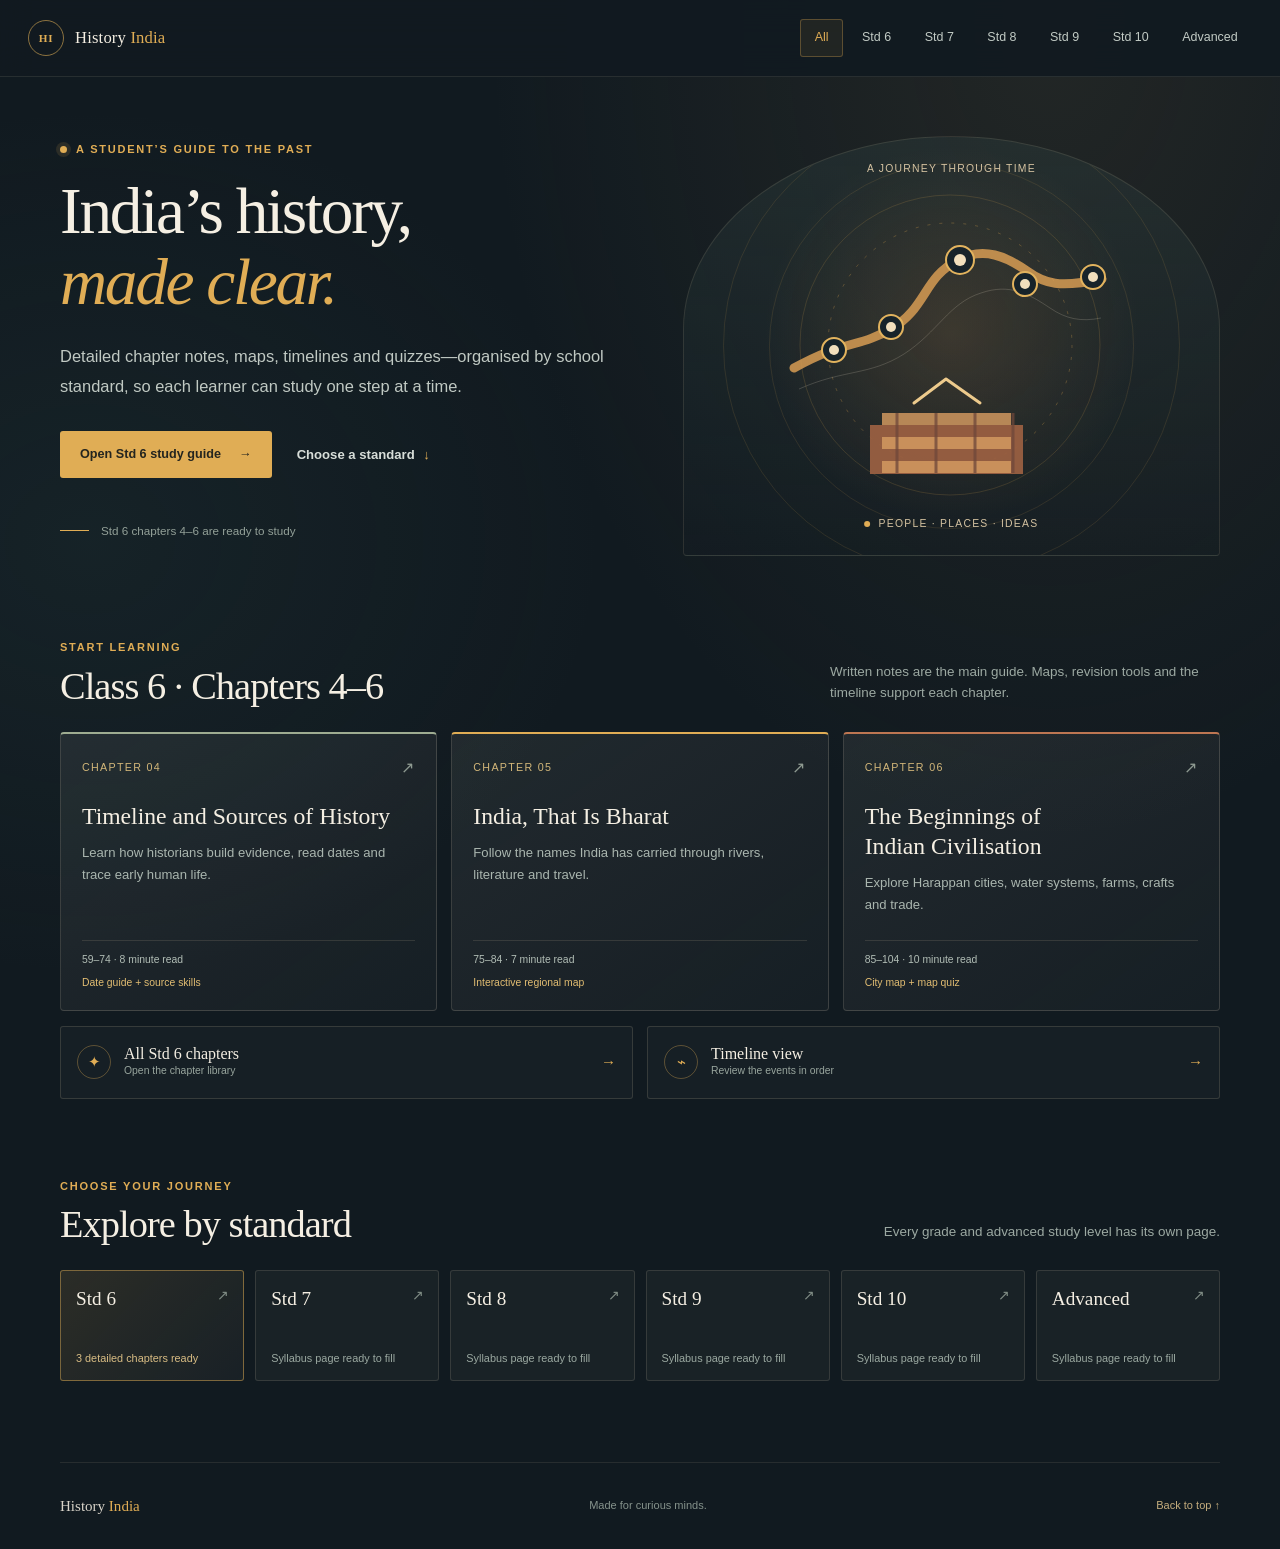
<file: index.html>
<!doctype html>
<html lang="en">
  <head>
    <meta charset="utf-8" />
    <meta name="viewport" content="width=device-width, initial-scale=1" />
    <meta name="theme-color" content="#17232a" />
    <meta name="description" content="Explore Indian history through clear, class-wise timelines, beginning with Grade 6." />
    <title>History India | Learn history by standard</title>
    <link rel="stylesheet" href="styles.css" />
    <script src="history-data.js" defer></script>
    <script src="lesson-data.js" defer></script>
    <script src="app.js" defer></script>
  </head>
  <body data-page="all">
    <a class="skip-link" href="#main">Skip to content</a>
    <div id="app"></div>
    <noscript>This timeline needs JavaScript enabled to show its events.</noscript>
  </body>
</html>
</file>
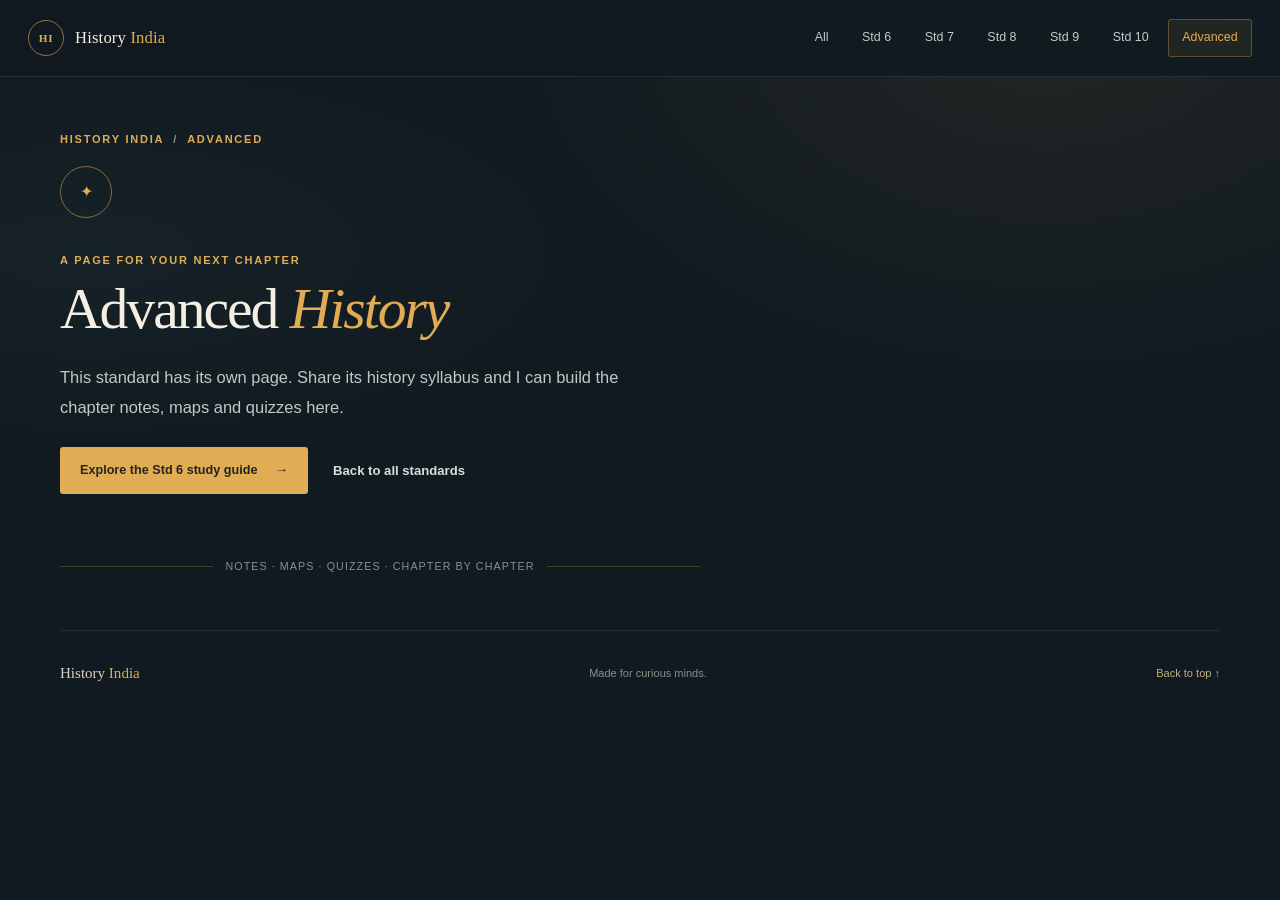
<file: advanced.html>
<!doctype html>
<html lang="en">
  <head>
    <meta charset="utf-8" />
    <meta name="viewport" content="width=device-width, initial-scale=1" />
    <meta name="theme-color" content="#17232a" />
    <meta name="description" content="Explore advanced Indian history topics on History India." />
    <title>Advanced Students | History India</title>
    <link rel="stylesheet" href="styles.css" />
    <script src="history-data.js" defer></script>
    <script src="lesson-data.js" defer></script>
    <script src="app.js" defer></script>
  </head>
  <body data-page="advanced"><a class="skip-link" href="#main">Skip to content</a><div id="app"></div><noscript>This timeline needs JavaScript enabled.</noscript></body>
</html>
</file>
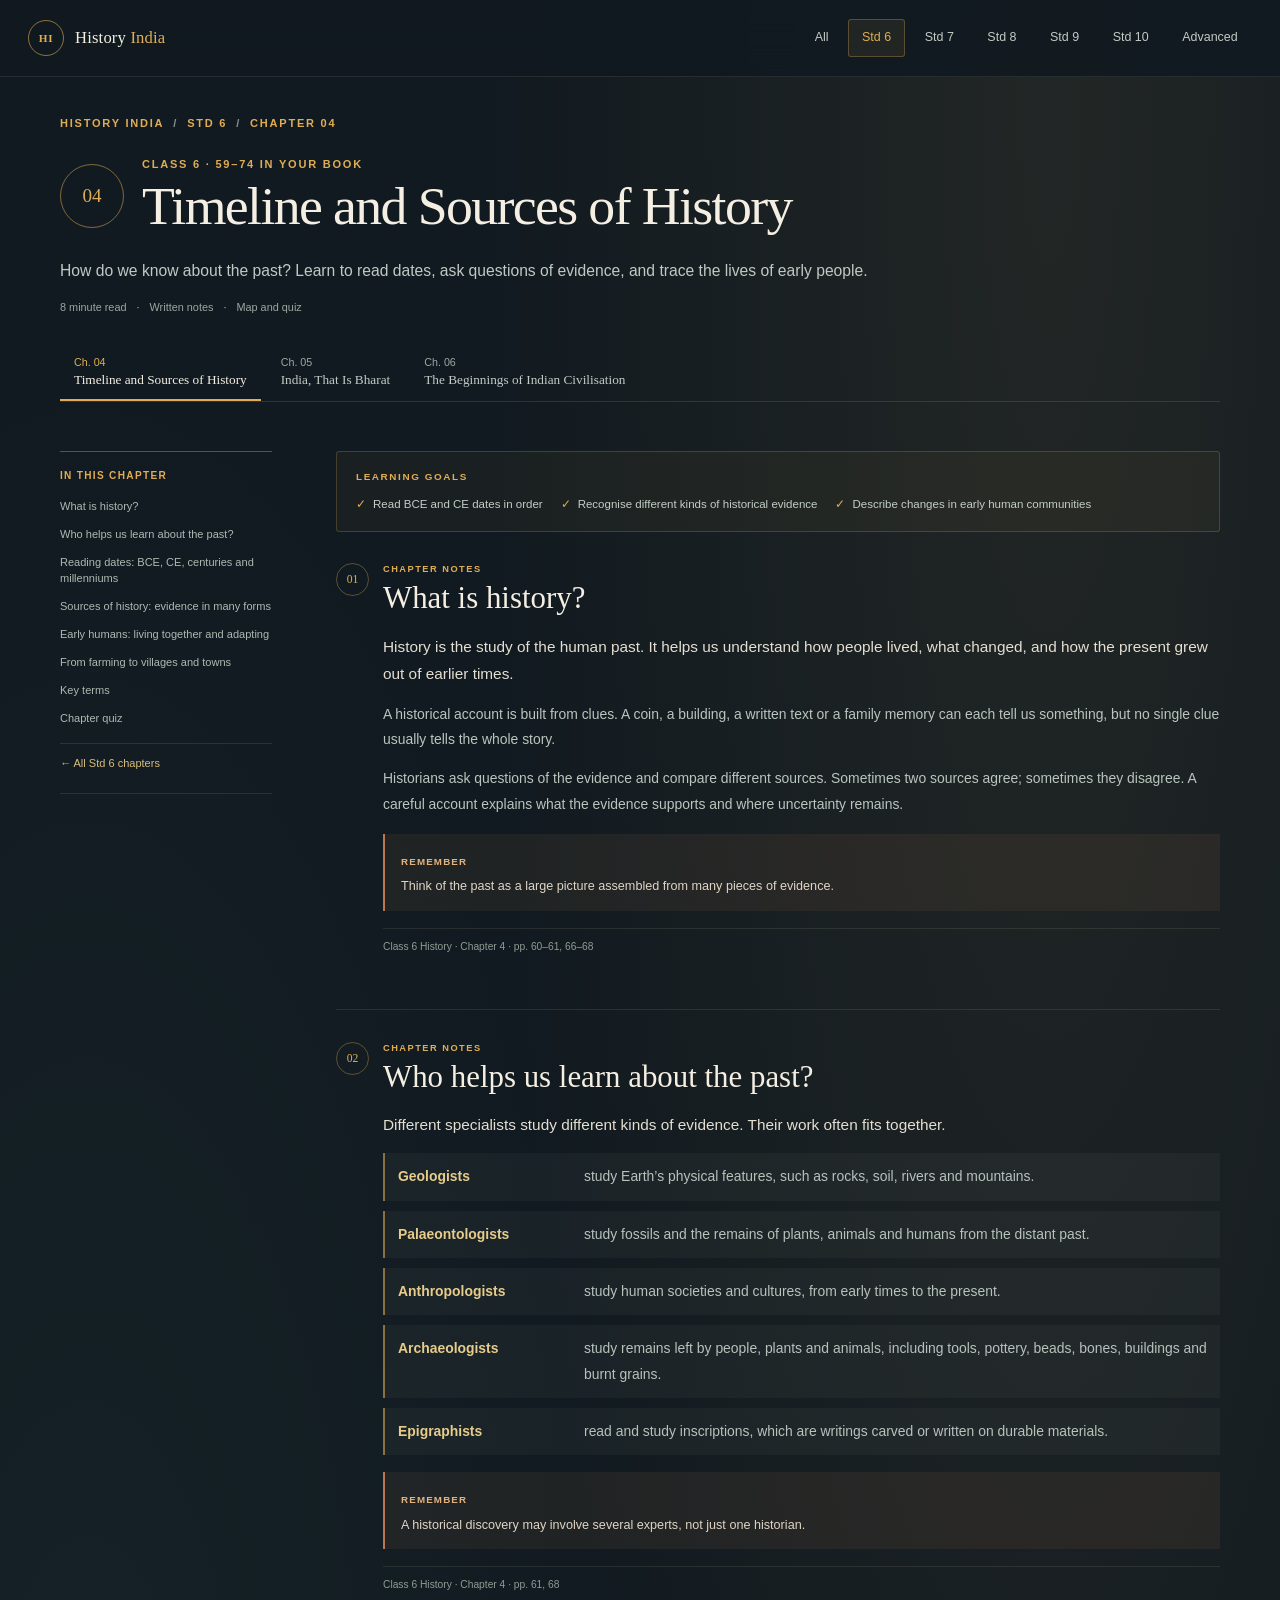
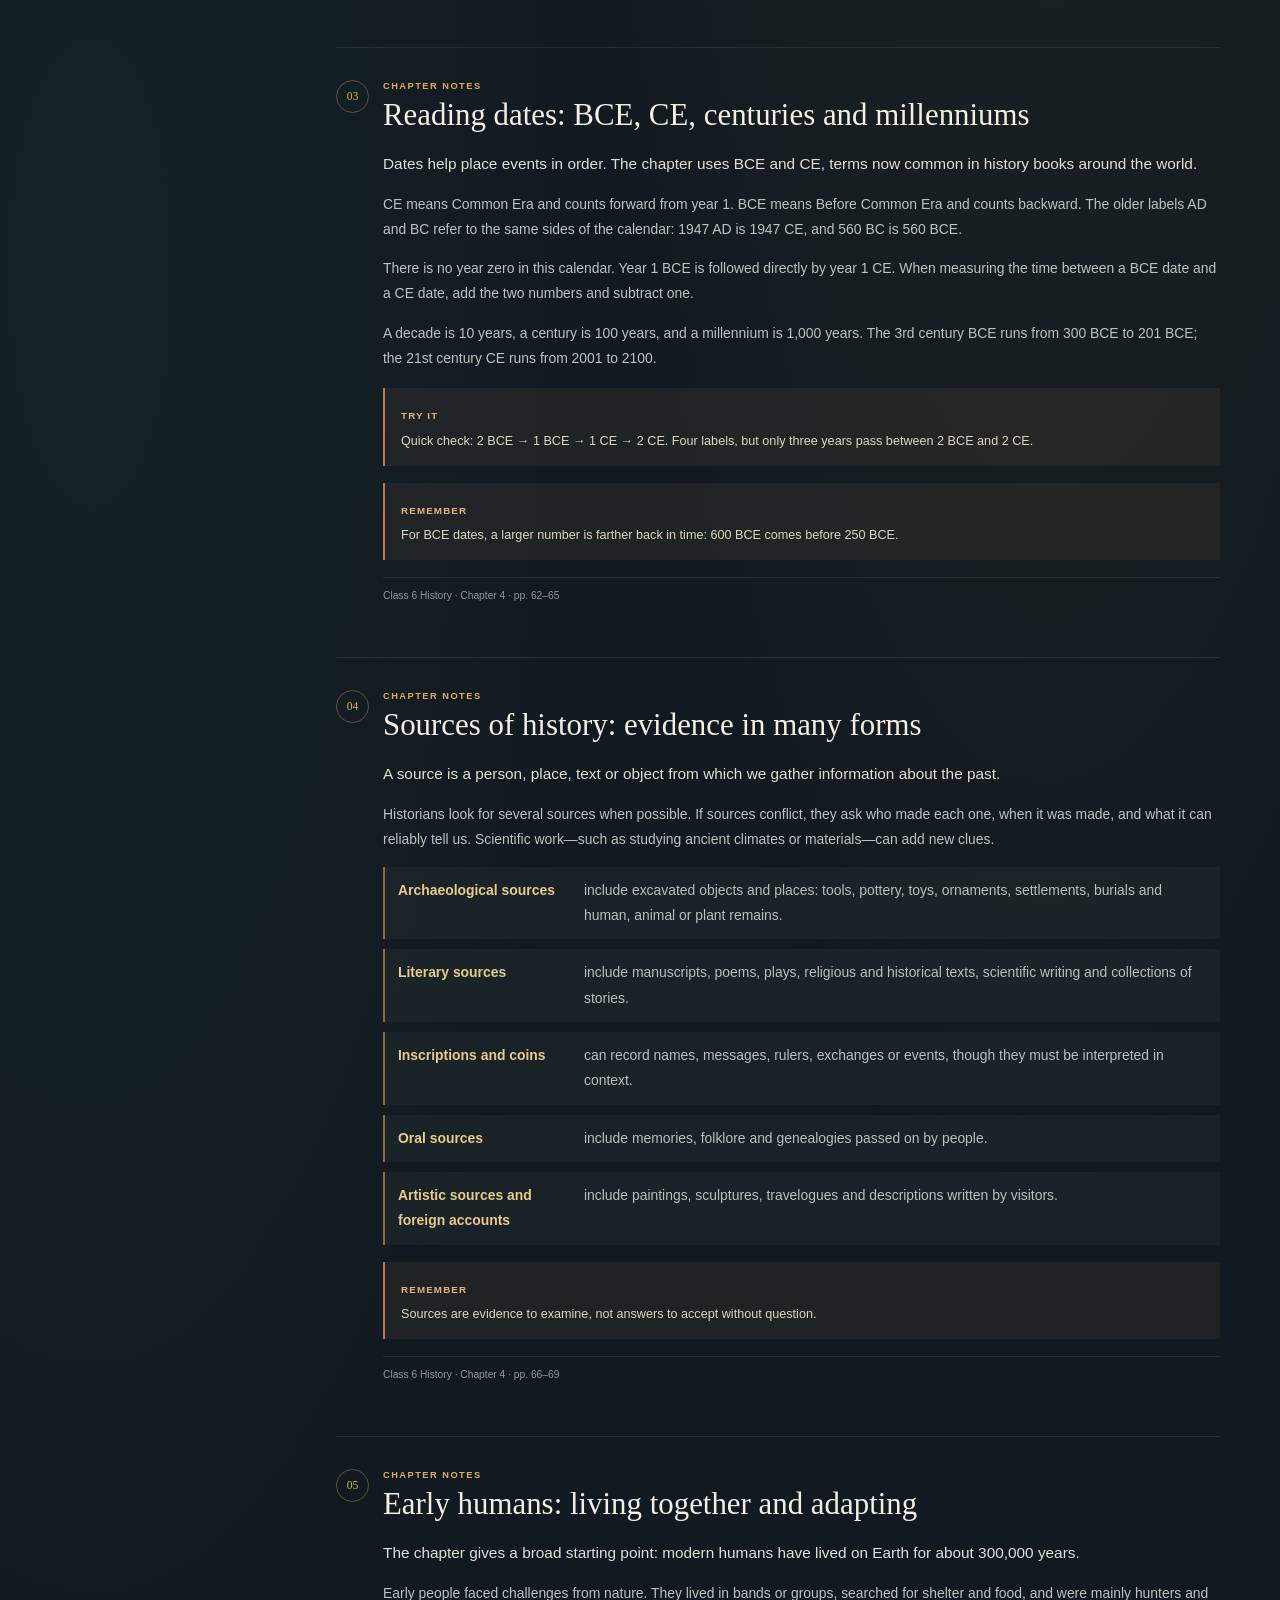
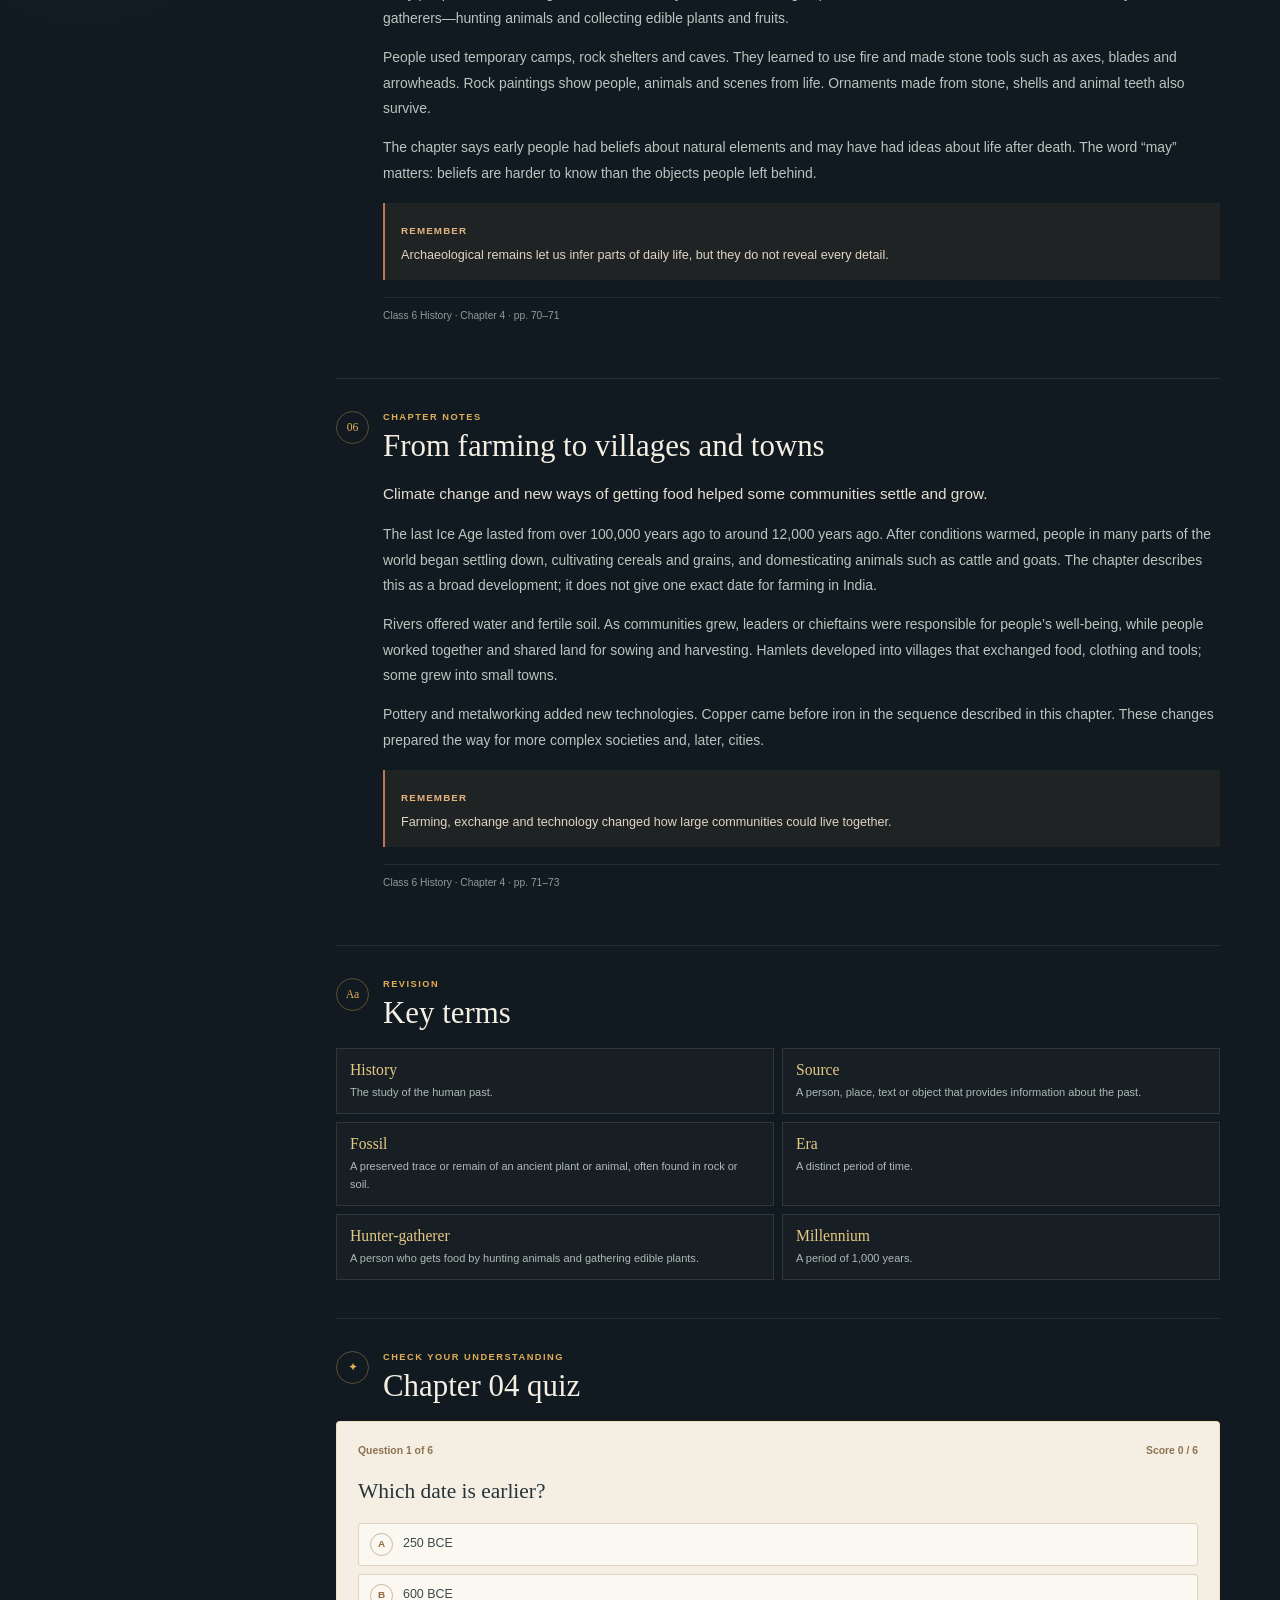
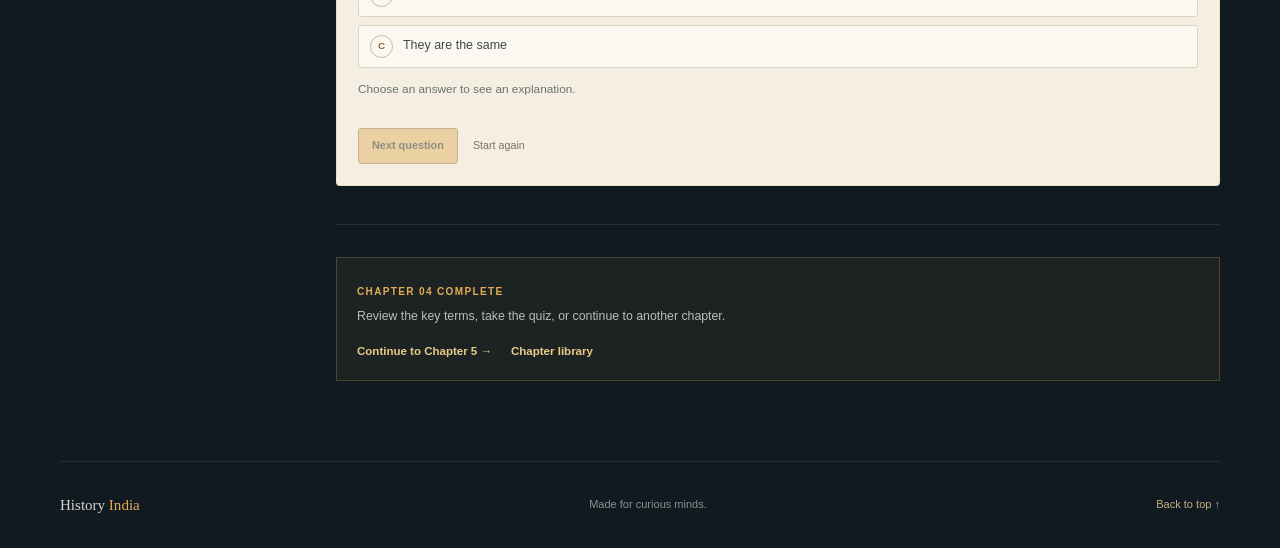
<file: chapter-4.html>
<!doctype html>
<html lang="en">
  <head>
    <meta charset="utf-8" />
    <meta name="viewport" content="width=device-width, initial-scale=1" />
    <meta name="theme-color" content="#17232a" />
    <meta name="description" content="Detailed Class 6 notes on timelines, historical sources, early humans and the growth of communities." />
    <title>Chapter 4: Timeline and Sources of History | History India</title>
    <link rel="stylesheet" href="styles.css" />
    <script src="history-data.js" defer></script>
    <script src="lesson-data.js" defer></script>
    <script src="app.js" defer></script>
  </head>
  <body data-page="chapter-4"><a class="skip-link" href="#main">Skip to content</a><div id="app"></div><noscript>Enable JavaScript to use the notes and quiz.</noscript></body>
</html>
</file>
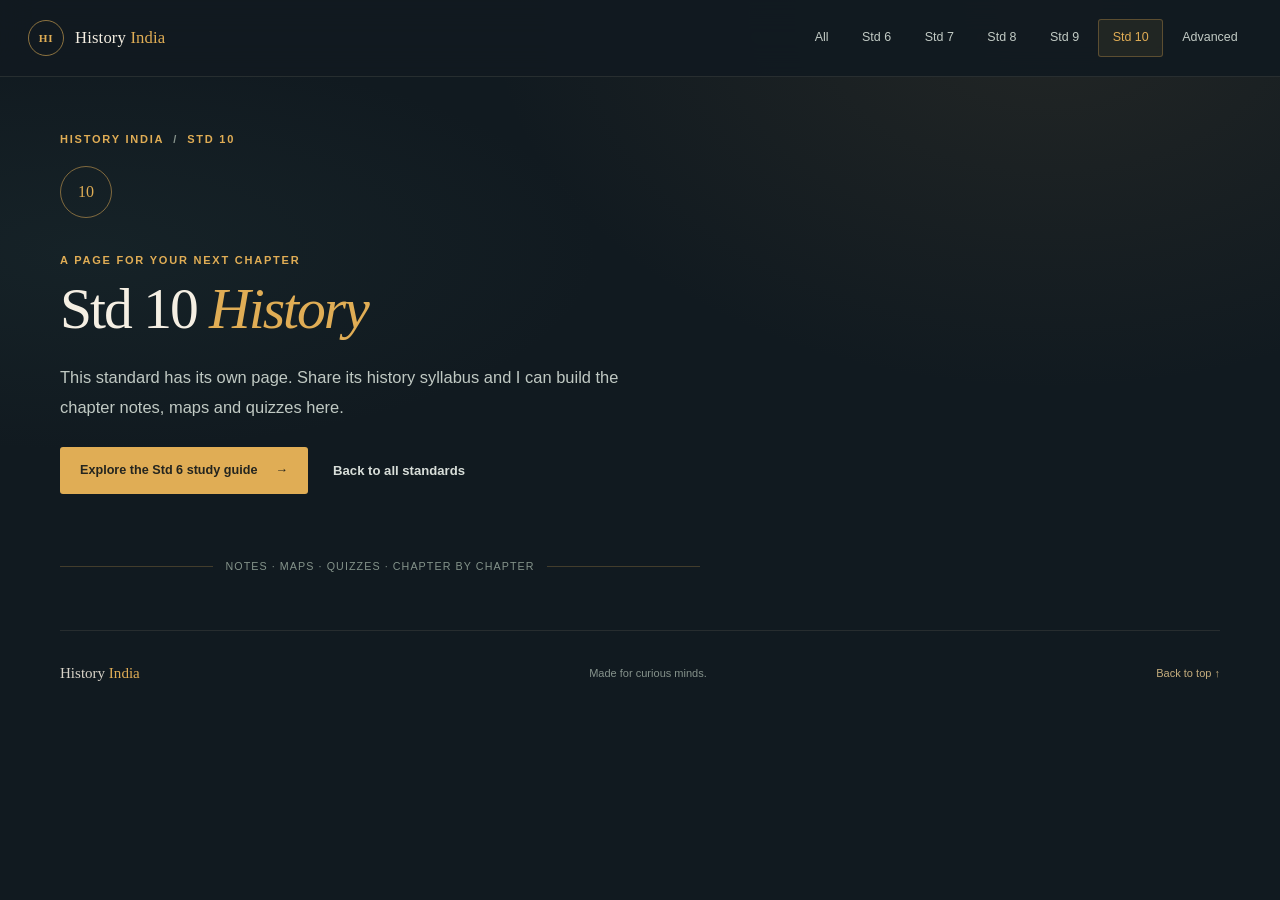
<file: class-10.html>
<!doctype html>
<html lang="en">
  <head>
    <meta charset="utf-8" />
    <meta name="viewport" content="width=device-width, initial-scale=1" />
    <meta name="theme-color" content="#17232a" />
    <meta name="description" content="Explore the Std 10 Indian history timeline on History India." />
    <title>Std 10 | History India</title>
    <link rel="stylesheet" href="styles.css" />
    <script src="history-data.js" defer></script>
    <script src="lesson-data.js" defer></script>
    <script src="app.js" defer></script>
  </head>
  <body data-page="std-10"><a class="skip-link" href="#main">Skip to content</a><div id="app"></div><noscript>This timeline needs JavaScript enabled.</noscript></body>
</html>
</file>
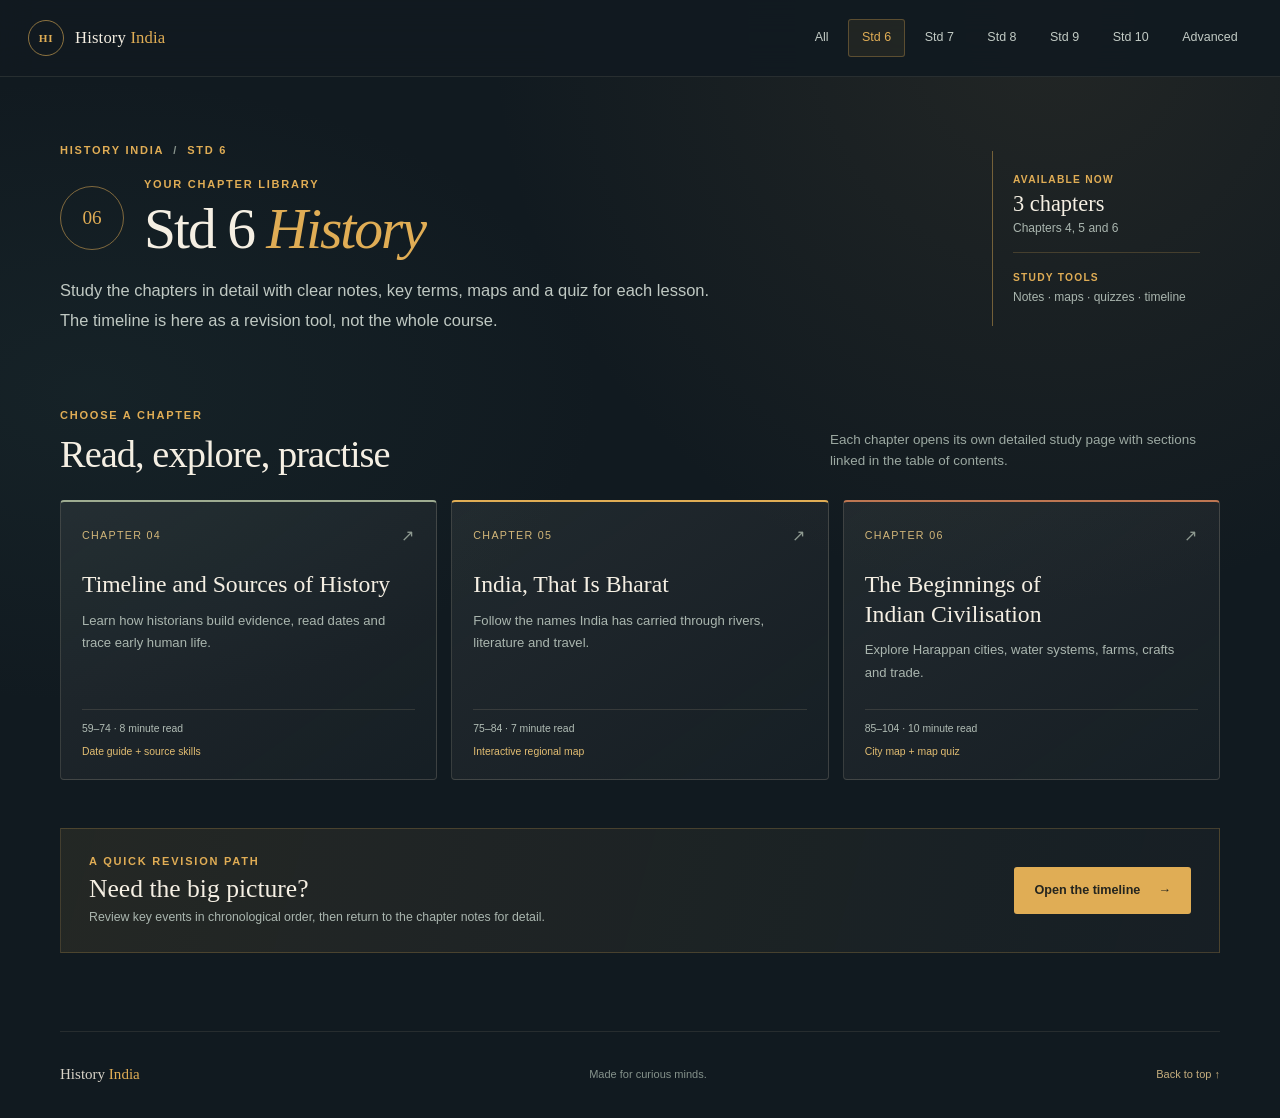
<file: class-6.html>
<!doctype html>
<html lang="en">
  <head>
    <meta charset="utf-8" />
    <meta name="viewport" content="width=device-width, initial-scale=1" />
    <meta name="theme-color" content="#17232a" />
    <meta name="description" content="Detailed Std 6 history notes, chapter guides, maps and quizzes." />
    <title>Std 6 History Notes | History India</title>
    <link rel="stylesheet" href="styles.css" />
    <script src="history-data.js" defer></script>
    <script src="lesson-data.js" defer></script>
    <script src="app.js" defer></script>
  </head>
  <body data-page="std-6">
    <a class="skip-link" href="#main">Skip to content</a>
    <div id="app"></div>
    <noscript>This timeline needs JavaScript enabled to show its events.</noscript>
  </body>
</html>
</file>
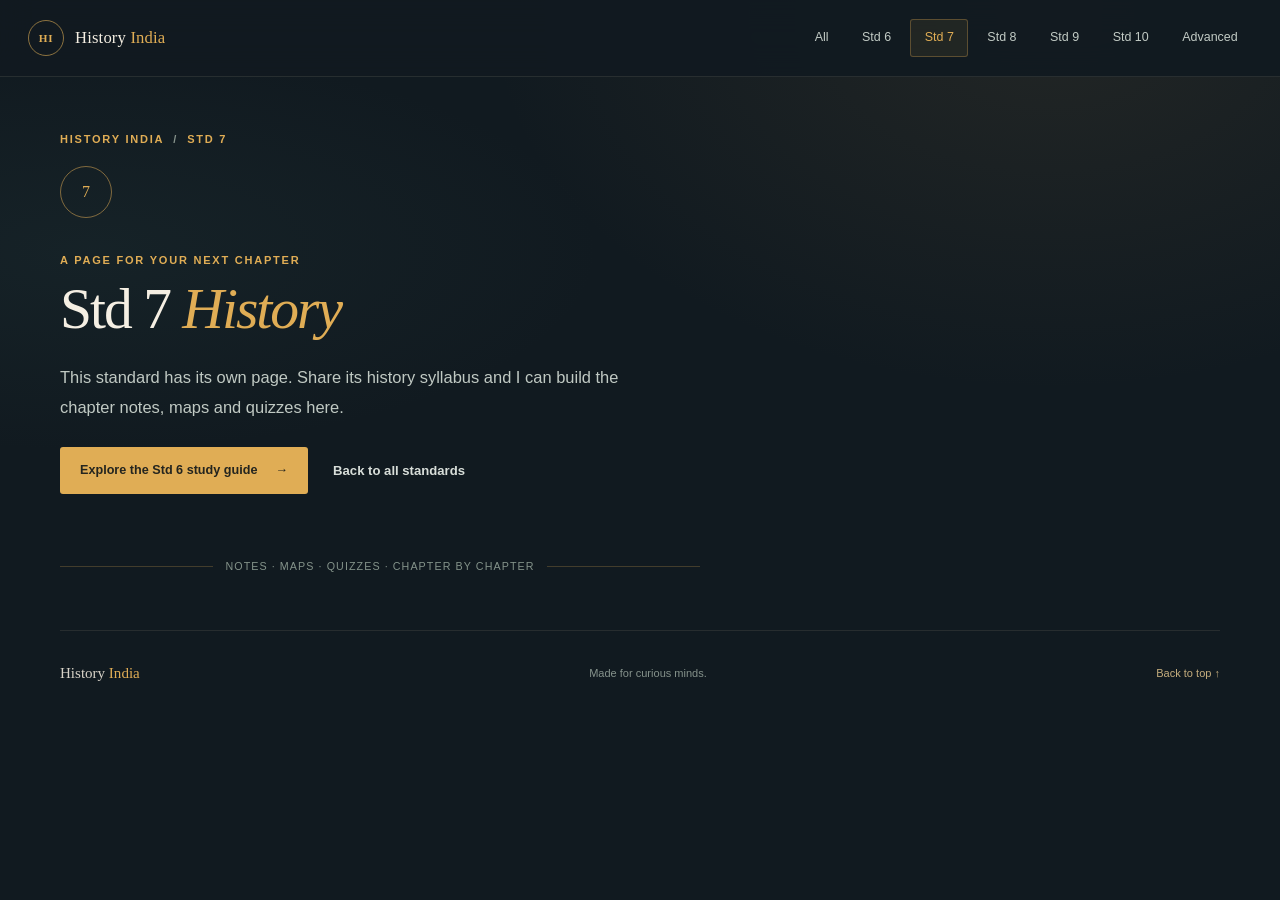
<file: class-7.html>
<!doctype html>
<html lang="en">
  <head>
    <meta charset="utf-8" />
    <meta name="viewport" content="width=device-width, initial-scale=1" />
    <meta name="theme-color" content="#17232a" />
    <meta name="description" content="Explore the Std 7 Indian history timeline on History India." />
    <title>Std 7 | History India</title>
    <link rel="stylesheet" href="styles.css" />
    <script src="history-data.js" defer></script>
    <script src="lesson-data.js" defer></script>
    <script src="app.js" defer></script>
  </head>
  <body data-page="std-7"><a class="skip-link" href="#main">Skip to content</a><div id="app"></div><noscript>This timeline needs JavaScript enabled.</noscript></body>
</html>
</file>
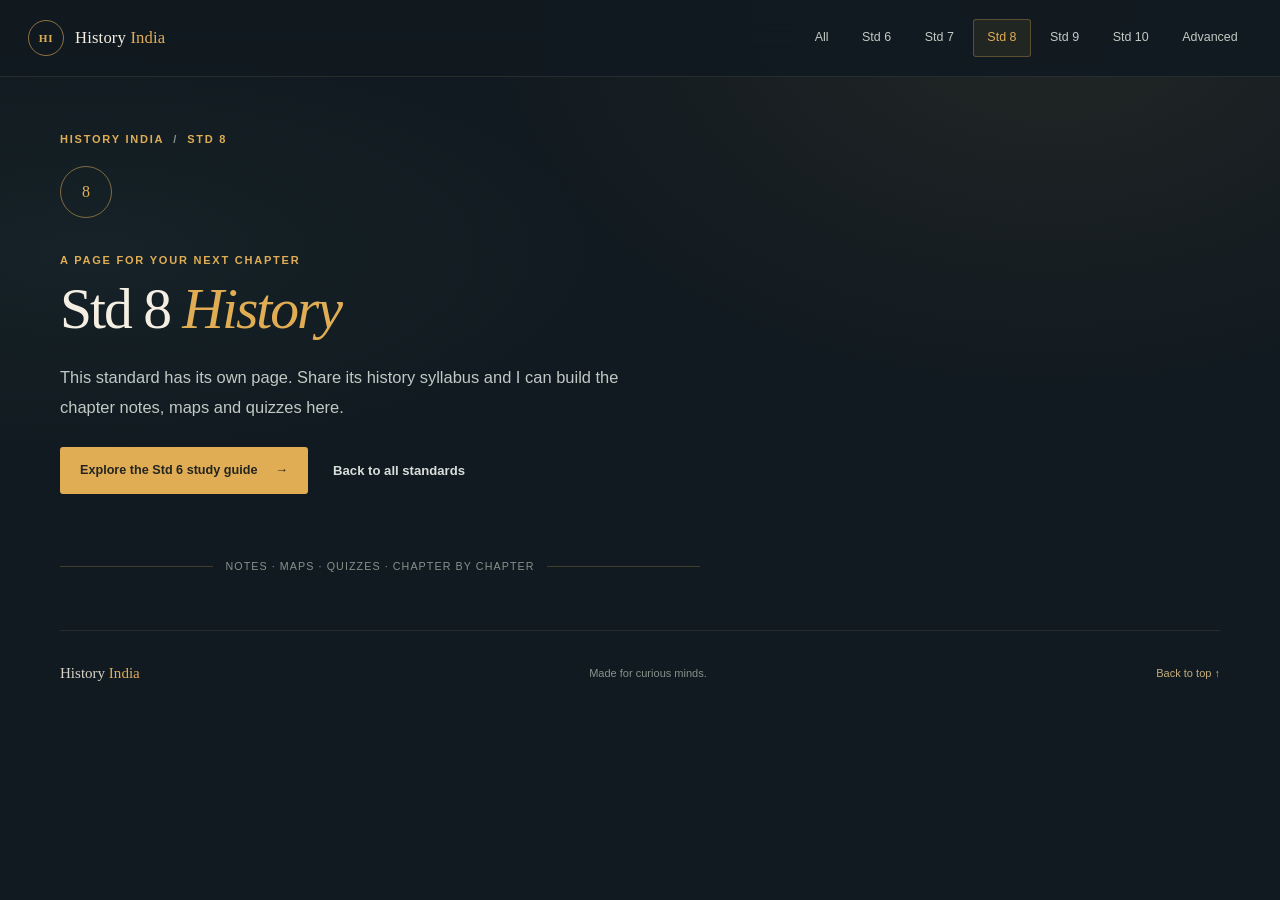
<file: class-8.html>
<!doctype html>
<html lang="en">
  <head>
    <meta charset="utf-8" />
    <meta name="viewport" content="width=device-width, initial-scale=1" />
    <meta name="theme-color" content="#17232a" />
    <meta name="description" content="Explore the Std 8 Indian history timeline on History India." />
    <title>Std 8 | History India</title>
    <link rel="stylesheet" href="styles.css" />
    <script src="history-data.js" defer></script>
    <script src="lesson-data.js" defer></script>
    <script src="app.js" defer></script>
  </head>
  <body data-page="std-8"><a class="skip-link" href="#main">Skip to content</a><div id="app"></div><noscript>This timeline needs JavaScript enabled.</noscript></body>
</html>
</file>
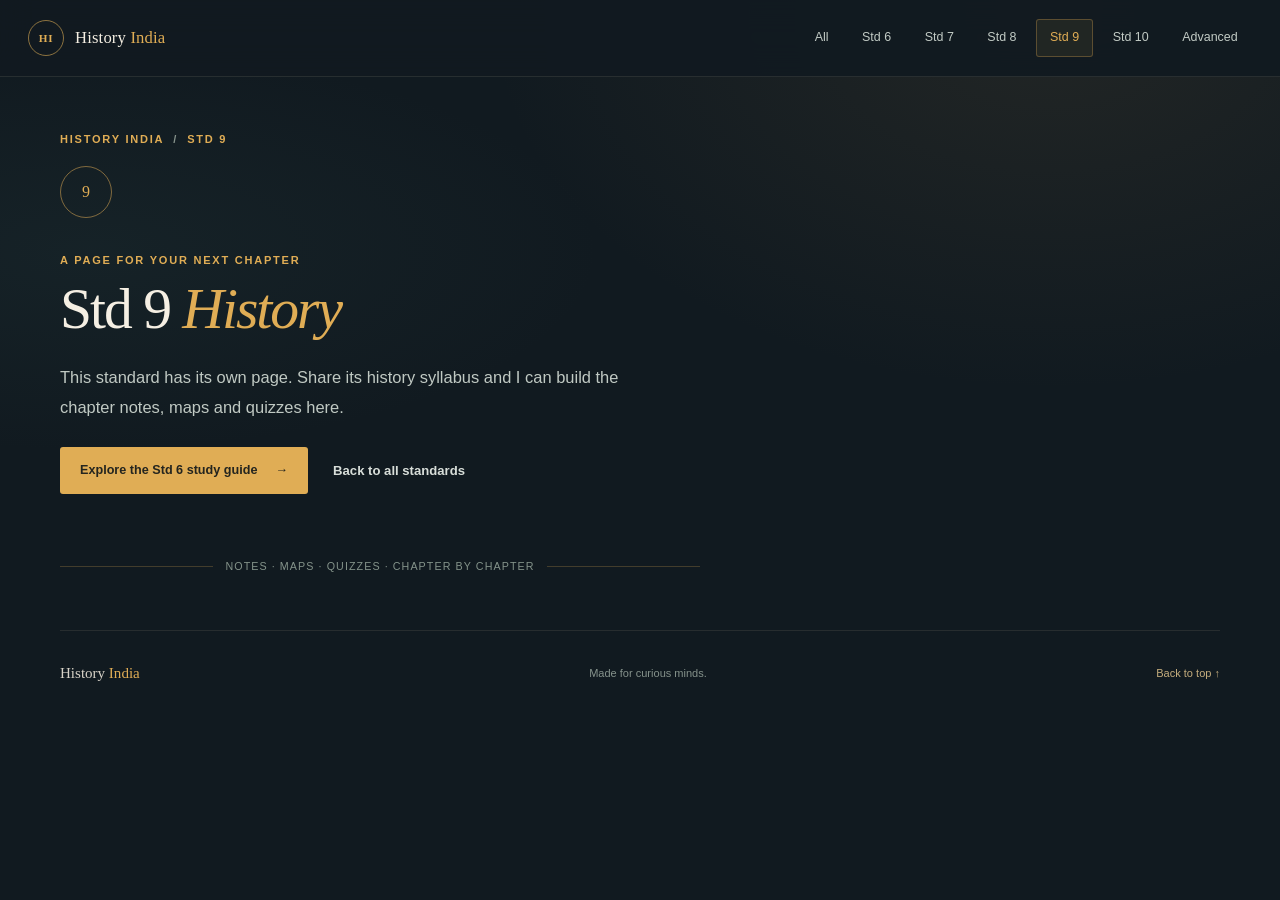
<file: class-9.html>
<!doctype html>
<html lang="en">
  <head>
    <meta charset="utf-8" />
    <meta name="viewport" content="width=device-width, initial-scale=1" />
    <meta name="theme-color" content="#17232a" />
    <meta name="description" content="Explore the Std 9 Indian history timeline on History India." />
    <title>Std 9 | History India</title>
    <link rel="stylesheet" href="styles.css" />
    <script src="history-data.js" defer></script>
    <script src="lesson-data.js" defer></script>
    <script src="app.js" defer></script>
  </head>
  <body data-page="std-9"><a class="skip-link" href="#main">Skip to content</a><div id="app"></div><noscript>This timeline needs JavaScript enabled.</noscript></body>
</html>
</file>
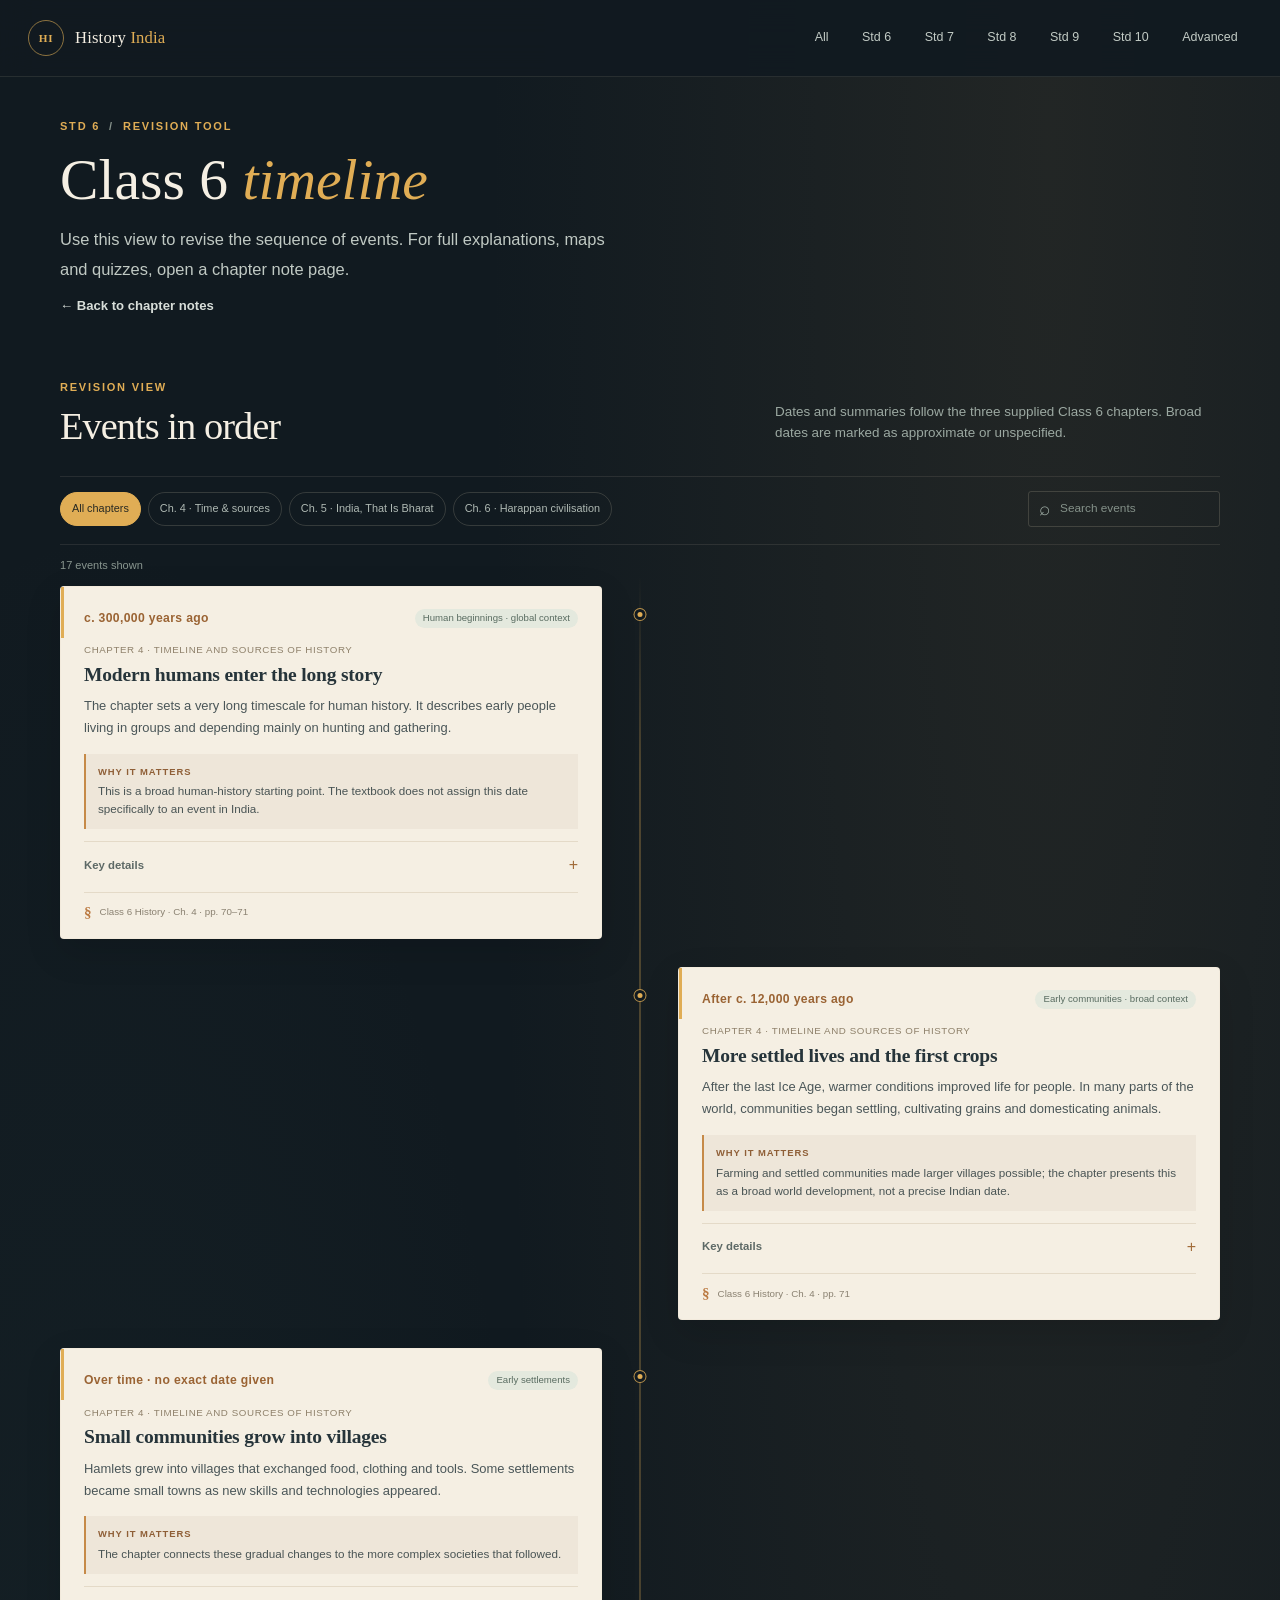
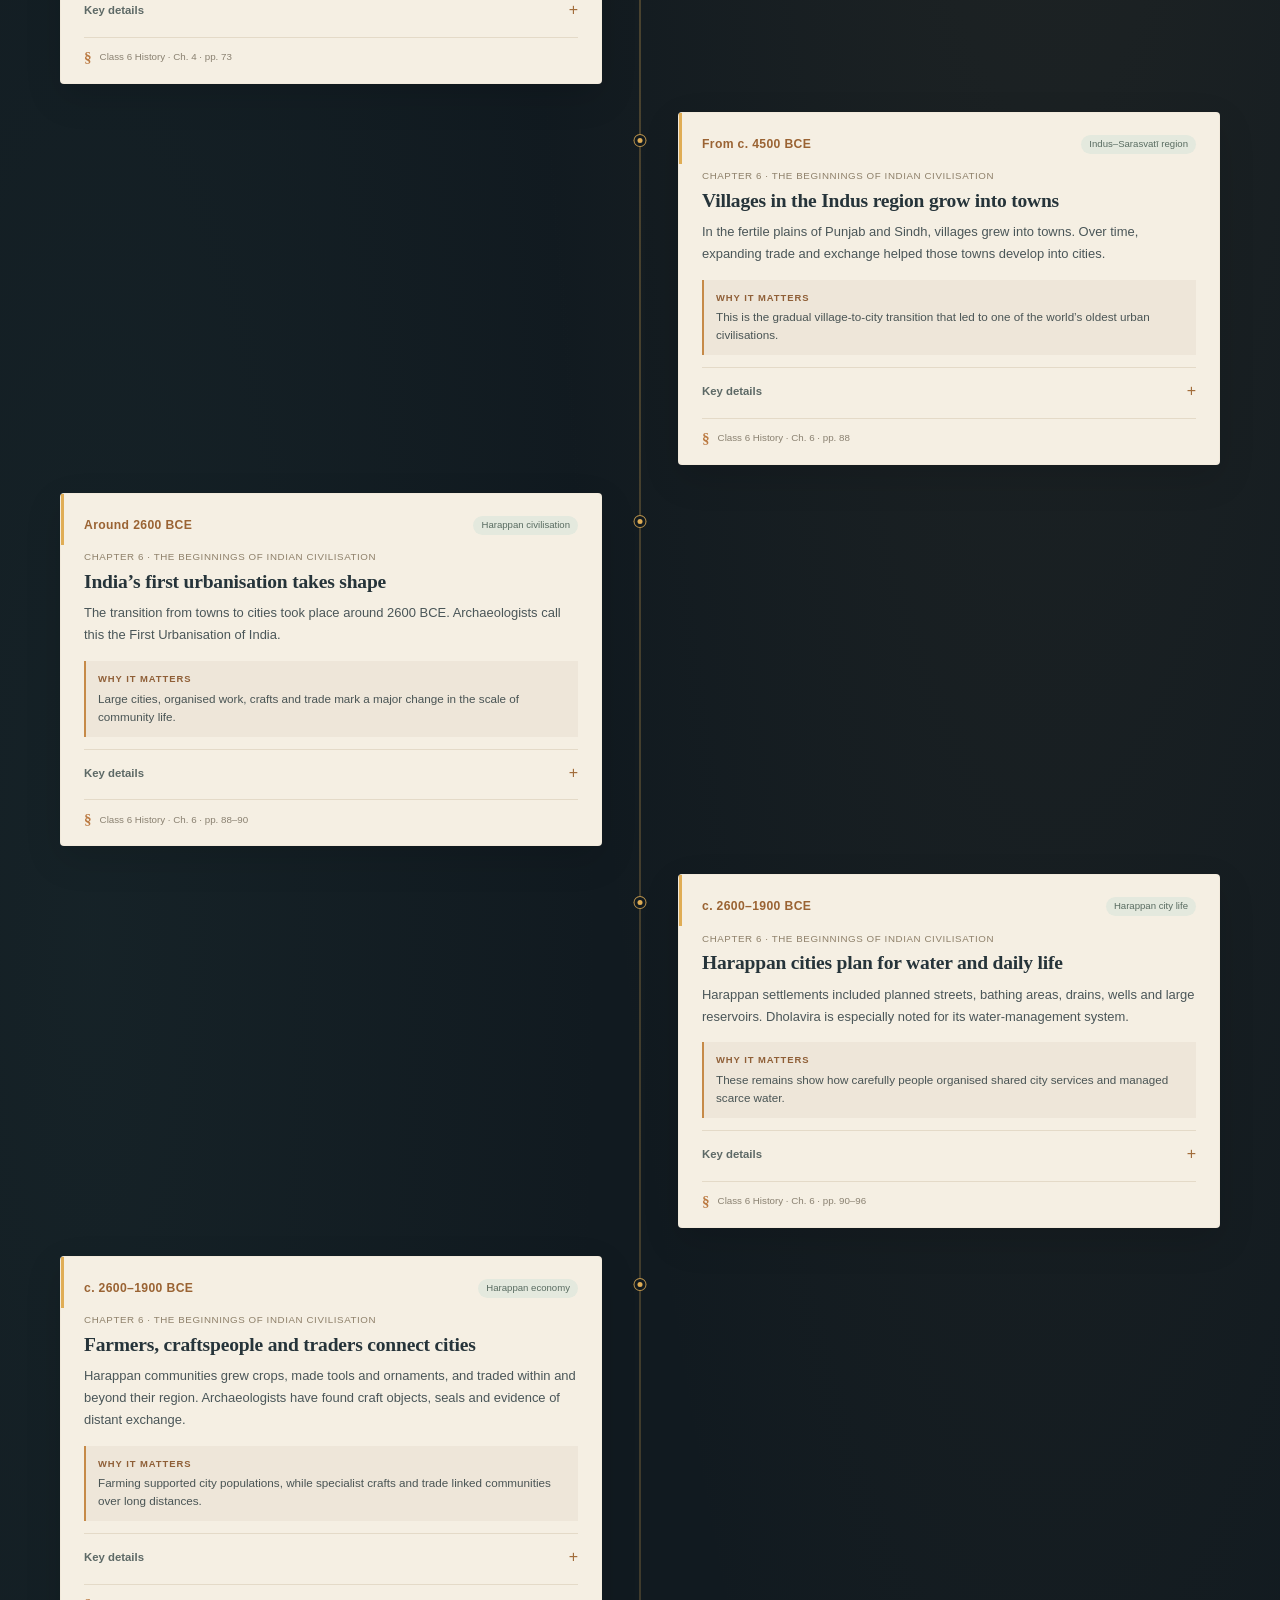
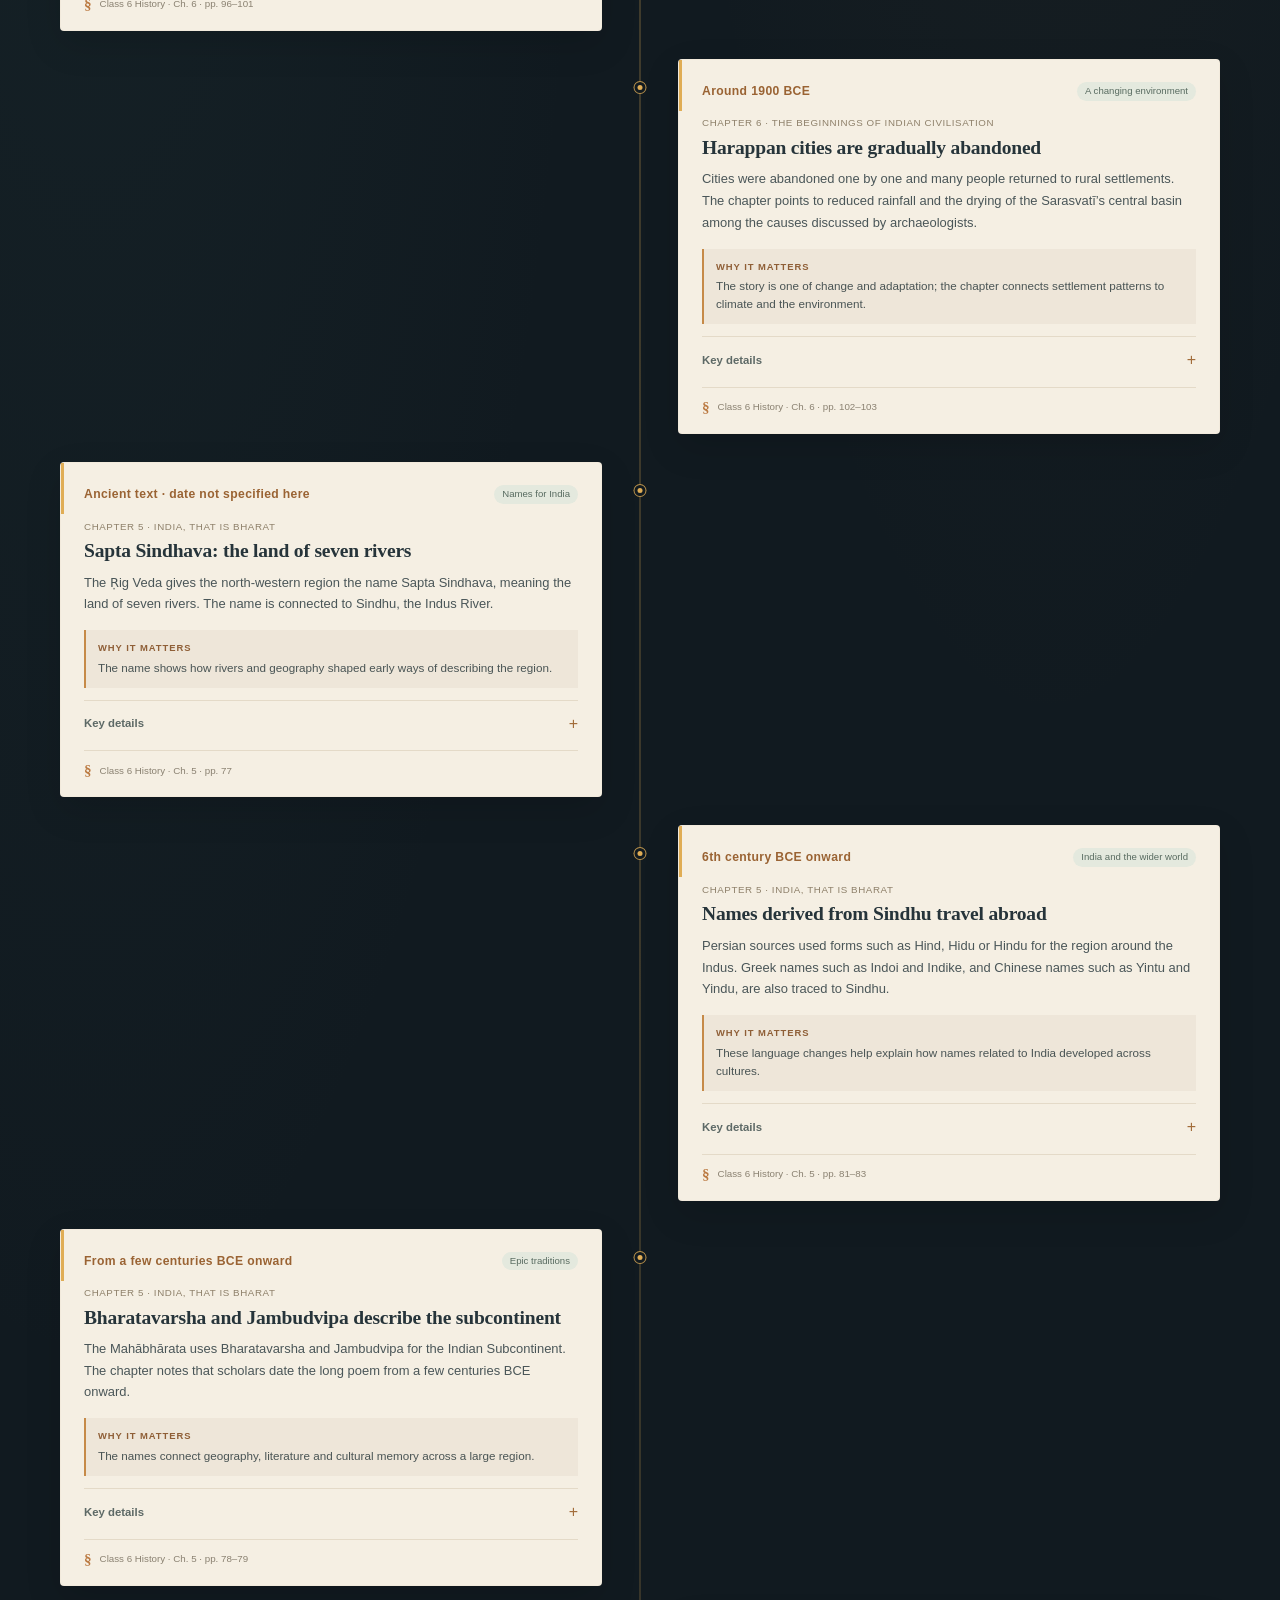
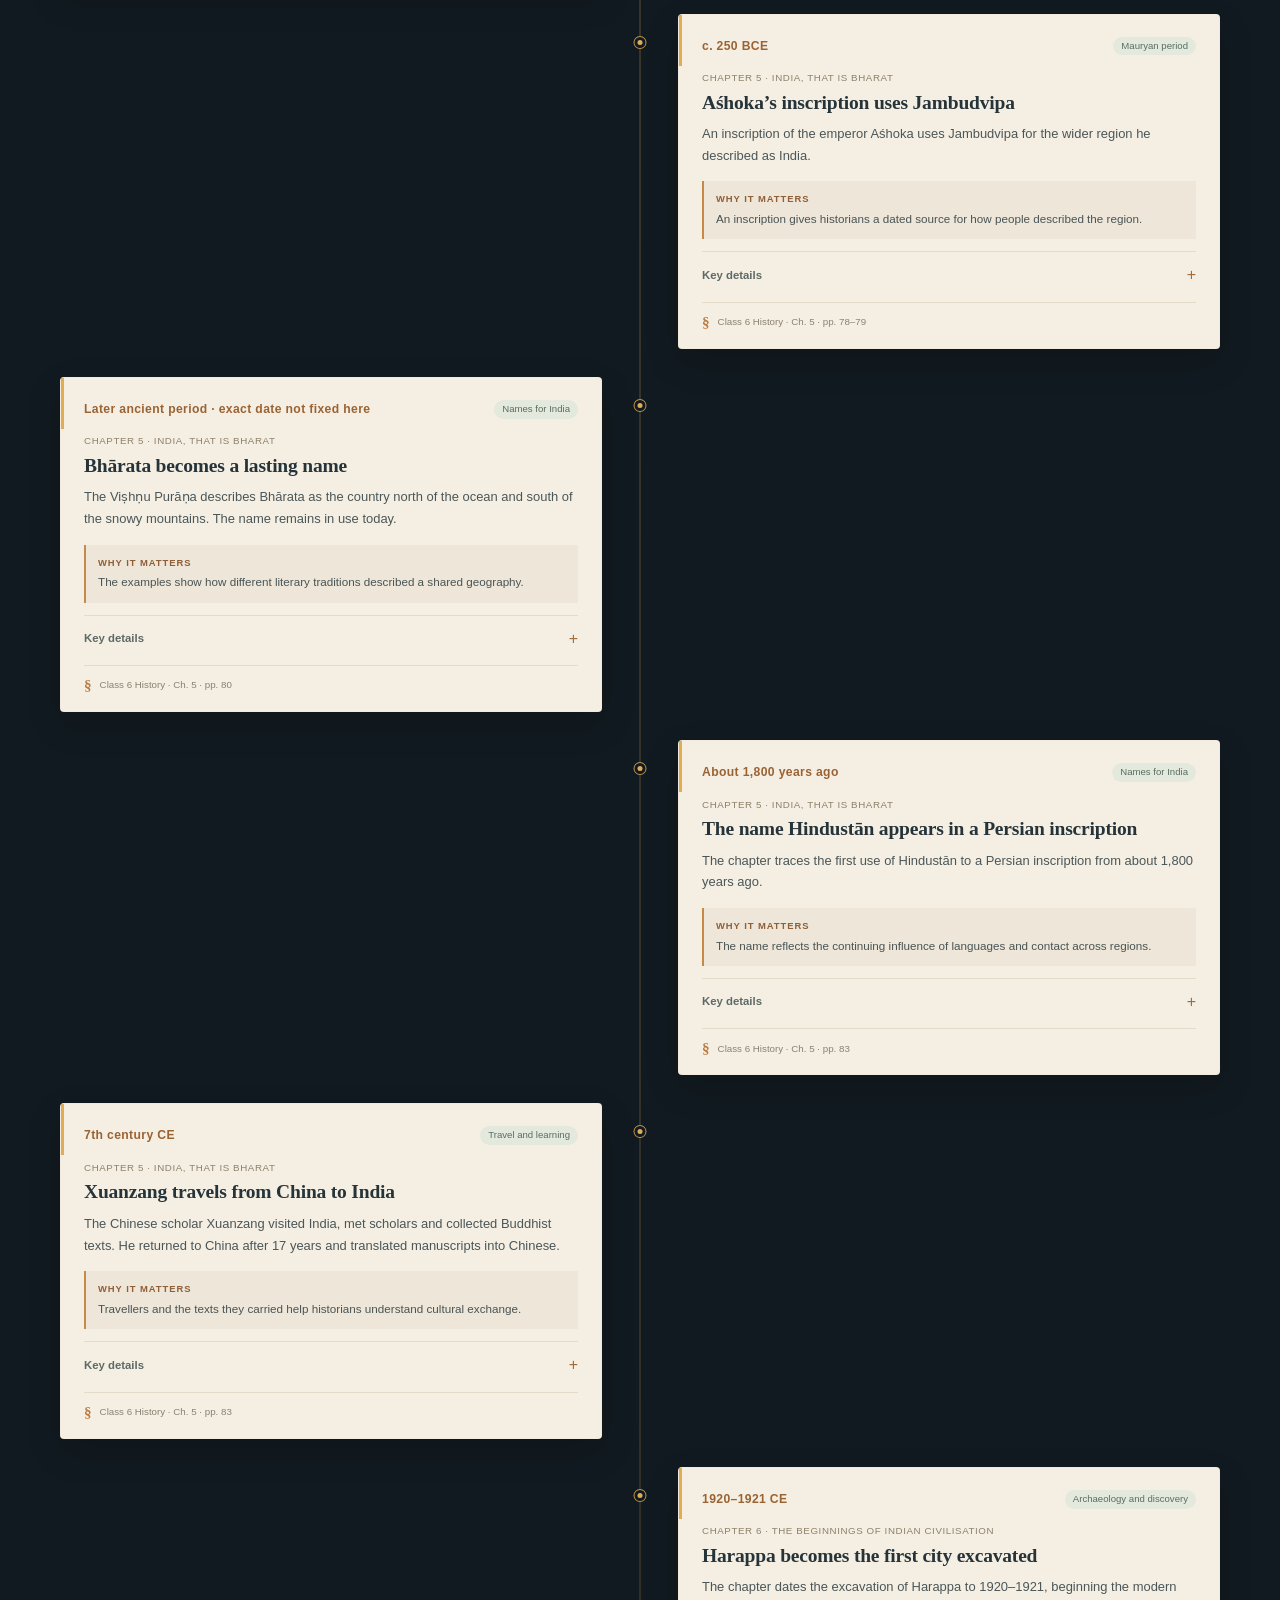
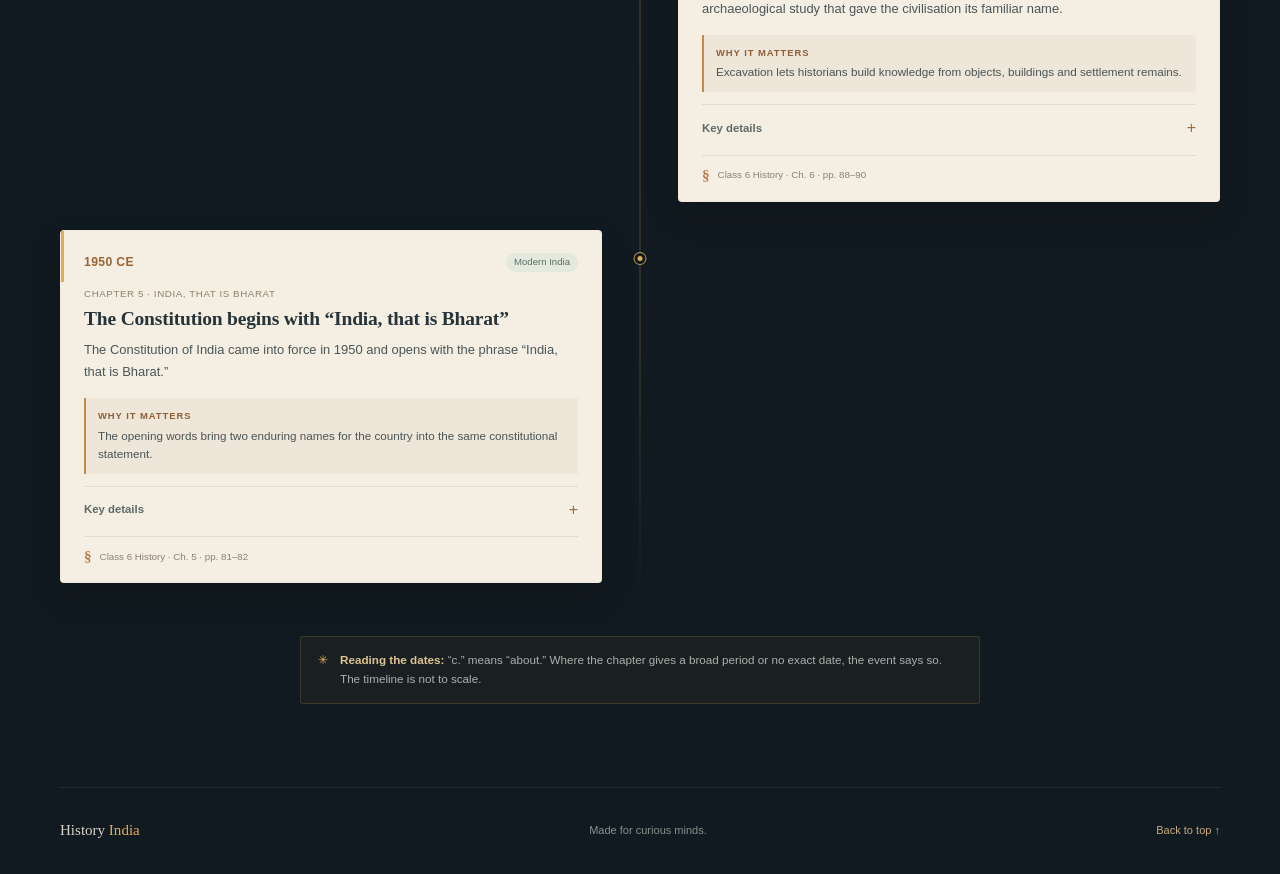
<file: timeline.html>
<!doctype html>
<html lang="en">
  <head>
    <meta charset="utf-8" />
    <meta name="viewport" content="width=device-width, initial-scale=1" />
    <meta name="theme-color" content="#17232a" />
    <meta name="description" content="Browse the Class 6 Indian history timeline by chapter." />
    <title>Class 6 Timeline | History India</title>
    <link rel="stylesheet" href="styles.css" />
    <script src="history-data.js" defer></script>
    <script src="lesson-data.js" defer></script>
    <script src="app.js" defer></script>
  </head>
  <body data-page="timeline"><a class="skip-link" href="#main">Skip to content</a><div id="app"></div><noscript>Enable JavaScript to use the timeline.</noscript></body>
</html>
</file>
<file: styles.css>
:root {
  color-scheme: dark;
  --slate-950: #111a20;
  --slate-900: #17232a;
  --slate-850: #1c2a31;
  --slate-800: #22343b;
  --slate-700: #30474f;
  --cream: #f5efe3;
  --cream-2: #eee4d2;
  --ink: #253238;
  --muted-cream: #b5c0bb;
  --saffron: #e0ad55;
  --gold: #d6a65c;
  --terracotta: #bd7652;
  --sage: #8ca38f;
  --line: rgba(235, 217, 180, .15);
  --serif: Georgia, "Times New Roman", serif;
  --sans: "Segoe UI", Arial, sans-serif;
  font-family: var(--sans);
  background: var(--slate-950);
  color: var(--cream);
  font-synthesis: none;
  text-rendering: optimizeLegibility;
}

* { box-sizing: border-box; }
html { scroll-behavior: smooth; scroll-padding-top: 100px; }
body {
  min-width: 320px;
  margin: 0;
  background:
    radial-gradient(ellipse at 82% 2%, rgba(112, 92, 60, .18), transparent 35rem),
    radial-gradient(ellipse at 7% 35%, rgba(54, 90, 89, .13), transparent 32rem),
    var(--slate-950);
  color: var(--cream);
  font-size: 15px;
  line-height: 1.6;
}

a { color: inherit; text-decoration: none; }
button, input { font: inherit; }
button, a { -webkit-tap-highlight-color: transparent; }
a:focus-visible, button:focus-visible, input:focus-visible, summary:focus-visible {
  outline: 2px solid var(--saffron);
  outline-offset: 4px;
}
::selection { color: var(--slate-950); background: var(--saffron); }

.skip-link, .visually-hidden {
  position: absolute;
  width: 1px;
  height: 1px;
  overflow: hidden;
  clip: rect(0, 0, 0, 0);
  white-space: nowrap;
  clip-path: inset(50%);
}
.skip-link:focus {
  z-index: 100;
  top: 8px;
  left: 8px;
  width: auto;
  height: auto;
  padding: .6rem .9rem;
  clip: auto;
  clip-path: none;
  color: var(--ink);
  background: var(--cream);
}

.site-header {
  position: fixed;
  z-index: 20;
  inset: 0 0 auto;
  border-bottom: 1px solid rgba(241, 226, 195, .1);
  background: rgba(17, 26, 32, .94);
  backdrop-filter: blur(16px);
}
.header-inner {
  width: min(1240px, calc(100% - 56px));
  min-height: 76px;
  margin: auto;
  display: flex;
  align-items: center;
  justify-content: space-between;
  gap: 28px;
}
.brand { display: inline-flex; align-items: center; gap: 11px; flex: 0 0 auto; }
.brand-mark {
  width: 36px;
  height: 36px;
  display: grid;
  place-items: center;
  border: 1px solid rgba(224, 173, 85, .6);
  border-radius: 50%;
  color: var(--saffron);
  font: 600 .7rem var(--serif);
  letter-spacing: .07em;
}
.brand-name { font: 500 1.04rem var(--serif); letter-spacing: .01em; white-space: nowrap; }
.brand-name b, .footer-brand b { color: var(--saffron); font-weight: 500; }
.grade-nav {
  display: flex;
  align-items: center;
  gap: 5px;
  overflow-x: auto;
  scrollbar-width: none;
}
.grade-nav::-webkit-scrollbar { display: none; }
.grade-link {
  display: inline-flex;
  align-items: center;
  justify-content: center;
  min-height: 38px;
  padding: 0 .83rem;
  border: 1px solid transparent;
  border-radius: 3px;
  color: #c2cbc5;
  font-size: .78rem;
  white-space: nowrap;
  transition: color .18s ease, border-color .18s ease, background .18s ease;
}
.grade-link:hover { color: var(--cream); background: rgba(245, 239, 227, .06); }
.grade-link.is-active { color: var(--saffron); border-color: rgba(224, 173, 85, .3); background: rgba(224, 173, 85, .08); }

main { padding-top: 76px; }
.wrap { width: min(1160px, calc(100% - 64px)); margin-inline: auto; }
.hero {
  min-height: 535px;
  display: grid;
  grid-template-columns: 1.02fr .98fr;
  align-items: center;
  gap: clamp(30px, 5vw, 76px);
  padding-top: 45px;
  padding-bottom: 45px;
}
.hero-copy { position: relative; z-index: 1; padding: 20px 0 30px; }
.eyebrow {
  display: flex;
  align-items: center;
  gap: 9px;
  margin: 0 0 18px;
  color: var(--saffron);
  font-size: .69rem;
  font-weight: 700;
  letter-spacing: .16em;
  line-height: 1.5;
  text-transform: uppercase;
}
.eyebrow > span:first-child:not(.crumb) { width: 7px; height: 7px; border-radius: 50%; background: var(--saffron); box-shadow: 0 0 0 4px rgba(224,173,85,.12); }
.eyebrow a { color: var(--saffron); }
.crumb { color: #87938c; }
h1, h2, h3, p { margin-top: 0; }
h1, h2, h3 { text-wrap: balance; }
.hero h1, .grade-hero h1, .coming-hero h1 {
  margin: 0;
  color: var(--cream);
  font: 500 clamp(2.75rem, 5.1vw, 4.55rem)/1.1 var(--serif);
  letter-spacing: -.035em;
}
h1 em, .grade-hero h1 em, .coming-hero h1 em { color: var(--saffron); font-weight: 500; }
.hero-lede { max-width: 570px; margin: 23px 0 0; color: #c0c9c3; font-size: 1.03rem; line-height: 1.8; }
.hero-actions, .coming-actions { display: flex; flex-wrap: wrap; align-items: center; gap: 25px; margin-top: 29px; }
.button {
  min-height: 47px;
  display: inline-flex;
  align-items: center;
  justify-content: center;
  gap: 18px;
  padding: 0 19px;
  border: 1px solid transparent;
  border-radius: 3px;
  font-size: .79rem;
  font-weight: 700;
  transition: transform .18s ease, background .18s ease, border-color .18s ease;
}
.button:hover { transform: translateY(-2px); }
.button-primary { color: #24251f; background: var(--saffron); }
.button-primary:hover { background: #edc477; }
.button-outline { color: var(--cream); border-color: rgba(224,173,85,.55); background: transparent; }
.button-outline:hover { background: rgba(224,173,85,.1); }
.text-link { color: #d8ded9; font-size: .82rem; font-weight: 600; }
.text-link span { padding-left: 5px; color: var(--saffron); }
.text-link:hover { color: var(--saffron); }
.hero-proof { display: flex; align-items: center; gap: 12px; margin-top: 44px; color: #93a098; font-size: .73rem; }
.proof-rule { width: 29px; height: 1px; background: var(--saffron); }

.hero-art {
  position: relative;
  min-height: 420px;
  display: grid;
  place-items: center;
  overflow: hidden;
  border: 1px solid rgba(228, 204, 161, .12);
  border-radius: 50% 50% 4px 4px / 46% 46% 4px 4px;
  background:
    radial-gradient(circle at 50% 47%, rgba(159, 111, 65, .23), transparent 54%),
    linear-gradient(180deg, rgba(47, 67, 67, .35), rgba(23, 35, 42, .15));
}
.hero-art::before, .hero-art::after { content: ""; position: absolute; border: 1px solid rgba(224,173,85,.12); border-radius: 50%; }
.hero-art::before { width: 85%; aspect-ratio: 1; }
.hero-art::after { width: 68%; aspect-ratio: 1; }
.hero-art svg { position: relative; z-index: 1; width: min(100%, 440px); height: auto; overflow: visible; }
.art-caption, .art-note { position: absolute; z-index: 2; color: #d4c2a1; font-size: .65rem; letter-spacing: .12em; text-transform: uppercase; }
.art-caption { top: 24px; left: 50%; transform: translateX(-50%); white-space: nowrap; }
.art-note { bottom: 22px; left: 50%; display: flex; align-items: center; gap: 8px; transform: translateX(-50%); white-space: nowrap; }
.note-dot { width: 6px; height: 6px; border-radius: 50%; background: var(--saffron); }

.classroom { padding-top: 14px; padding-bottom: 81px; }
.section-heading { display: flex; align-items: end; justify-content: space-between; gap: 32px; }
.section-heading .eyebrow { margin-bottom: 7px; }
.section-heading h2, .empty-page h2 { margin: 0; color: var(--cream); font: 500 clamp(1.8rem, 3vw, 2.55rem)/1.2 var(--serif); letter-spacing: -.025em; }
.section-heading > p { max-width: 390px; margin: 0 0 5px; color: #9ca9a2; font-size: .84rem; }
.compact-heading { margin-bottom: 23px; }
.standard-grid { display: grid; grid-template-columns: repeat(6, minmax(0, 1fr)); gap: 11px; }
.standard-card {
  position: relative;
  min-height: 111px;
  display: flex;
  flex-direction: column;
  justify-content: space-between;
  padding: 17px 15px 14px;
  border: 1px solid rgba(227,211,180,.14);
  border-radius: 3px;
  background: rgba(244,236,221,.035);
  transition: border-color .2s ease, transform .2s ease, background .2s ease;
}
.standard-card:hover { transform: translateY(-3px); border-color: rgba(224,173,85,.55); background: rgba(224,173,85,.07); }
.standard-card.available { border-color: rgba(224,173,85,.48); background: linear-gradient(135deg, rgba(224,173,85,.13), rgba(244,236,221,.035)); }
.standard-number { font: 500 1.2rem var(--serif); color: var(--cream); }
.standard-subtitle { max-width: 150px; color: #9ba9a1; font-size: .68rem; line-height: 1.4; }
.available .standard-subtitle { color: #d9bd84; }
.standard-arrow { position: absolute; top: 13px; right: 14px; color: #7f8c84; font-size: .9rem; }

.grade-hero {
  min-height: 310px;
  display: flex;
  align-items: center;
  justify-content: space-between;
  gap: 55px;
  padding-top: 61px;
  padding-bottom: 46px;
}
.grade-hero-copy { flex: 1; }
.grade-heading-row { display: flex; align-items: center; gap: 20px; }
.grade-heading-row .eyebrow { margin-bottom: 4px; }
.grade-hero h1, .coming-hero h1 { font-size: clamp(2.65rem, 4.5vw, 3.9rem); }
.grade-stamp {
  width: 64px;
  height: 64px;
  flex: 0 0 64px;
  display: grid;
  place-items: center;
  border: 1px solid rgba(224,173,85,.53);
  border-radius: 50%;
  color: var(--saffron);
  font: 500 1.2rem var(--serif);
}
.grade-heading-row + .hero-lede { max-width: 650px; margin-top: 16px; }
.chapter-pills { display: flex; flex-wrap: wrap; gap: 8px; margin-top: 23px; }
.chapter-pills span { padding: 5px 9px; border: 1px solid rgba(224,173,85,.23); border-radius: 99px; color: #d5c59f; font-size: .68rem; }
.grade-summary {
  width: 228px;
  flex: 0 0 228px;
  display: flex;
  flex-direction: column;
  gap: 2px;
  padding: 18px 20px;
  border-left: 1px solid rgba(224,173,85,.45);
  color: #aab6af;
  font-size: .75rem;
}
.summary-label { margin-top: 3px; color: var(--saffron); font-size: .64rem; font-weight: 700; letter-spacing: .12em; text-transform: uppercase; }
.grade-summary strong { color: var(--cream); font: 500 1.4rem var(--serif); }
.summary-divider { height: 1px; margin: 12px 0; background: rgba(224,173,85,.21); }

.coming-hero {
  min-height: 510px;
  display: flex;
  flex-direction: column;
  align-items: flex-start;
  justify-content: center;
  padding-top: 55px;
  padding-bottom: 55px;
}
.coming-hero > .eyebrow:nth-of-type(2) { margin: 34px 0 9px; }
.coming-hero > .grade-stamp { width: 52px; height: 52px; flex-basis: 52px; font-size: 1rem; }
.coming-hero .hero-lede { max-width: 585px; }
.coming-actions { margin-top: 24px; }
.coming-line { width: min(640px, 100%); display: flex; align-items: center; gap: 12px; margin-top: 64px; color: #84938a; font-size: .67rem; letter-spacing: .1em; text-transform: uppercase; }
.coming-line span:first-child, .coming-line span:last-child { height: 1px; flex: 1; background: rgba(224,173,85,.24); }

.history-toolkit {
  position: relative;
  display: grid;
  grid-template-columns: 58px minmax(0,1fr) auto;
  align-items: center;
  gap: 19px;
  margin-top: 0;
  margin-bottom: 18px;
  padding: 18px 22px;
  border: 1px solid rgba(224,173,85,.22);
  border-radius: 3px;
  background: linear-gradient(105deg, rgba(224,173,85,.09), rgba(244,236,221,.025));
}
.toolkit-number { width: 48px; height: 48px; display: grid; place-items: center; border: 1px solid rgba(224,173,85,.48); border-radius: 50%; color: var(--saffron); font: 500 1rem var(--serif); }
.toolkit-copy .eyebrow { margin-bottom: 4px; font-size: .61rem; }
.toolkit-copy h2 { margin: 0; color: var(--cream); font: 500 1.22rem/1.3 var(--serif); }
.toolkit-copy > p:not(.eyebrow) { max-width: 700px; margin: 5px 0 3px; color: #aab6af; font-size: .74rem; }
.toolkit-source { color: #c6ad79; font-size: .63rem; }
.toolkit-link { display: inline-flex; align-items: center; gap: 8px; color: #e7c777; font-size: .72rem; font-weight: 700; white-space: nowrap; }
.toolkit-link:hover { color: var(--cream); }

.timeline-section { padding-top: 37px; padding-bottom: 83px; }
.timeline-heading { margin-bottom: 27px; }
.timeline-heading > p { max-width: 445px; }
.timeline-tools { display: flex; align-items: center; justify-content: space-between; gap: 18px; padding: 14px 0 17px; border-top: 1px solid rgba(230,216,190,.1); border-bottom: 1px solid rgba(230,216,190,.1); }
.chapter-filters { display: flex; flex-wrap: wrap; gap: 7px; }
.filter-chip {
  min-height: 34px;
  padding: 0 11px;
  border: 1px solid rgba(230,216,190,.17);
  border-radius: 99px;
  color: #afb9b3;
  background: transparent;
  cursor: pointer;
  font-size: .68rem;
  transition: color .16s ease, background .16s ease, border-color .16s ease;
}
.filter-chip:hover { color: var(--cream); border-color: rgba(224,173,85,.45); }
.filter-chip.is-selected { color: #272923; border-color: var(--saffron); background: var(--saffron); }
.search-box { width: 192px; height: 36px; flex: 0 0 192px; display: flex; align-items: center; gap: 8px; padding: 0 10px; border: 1px solid rgba(230,216,190,.17); border-radius: 3px; color: #9ba9a1; }
.search-icon { font-size: 1.2rem; line-height: 1; }
.search-box input { width: 100%; min-width: 0; border: 0; outline: 0; color: var(--cream); background: transparent; font-size: .74rem; }
.search-box input::placeholder { color: #849189; }
.result-count { margin: 12px 0 1px; color: #89968f; font-size: .69rem; }

.timeline-list { position: relative; margin: 0; padding: 10px 0 0; list-style: none; }
.timeline-list::before {
  content: "";
  position: absolute;
  top: 0;
  bottom: 0;
  left: 50%;
  width: 1px;
  transform: translateX(-50%);
  background: linear-gradient(to bottom, transparent, rgba(224,173,85,.56) 3%, rgba(224,173,85,.28) 96%, transparent);
}
.timeline-row { position: relative; display: grid; grid-template-columns: minmax(0,1fr) 76px minmax(0,1fr); align-items: start; padding-bottom: 28px; }
.timeline-card-slot { grid-row: 1; }
.side-left .timeline-card-slot { grid-column: 1; }
.side-right .timeline-card-slot { grid-column: 3; }
.timeline-spacer { grid-row: 1; grid-column: 3; }
.side-right .timeline-spacer { grid-column: 1; }
.timeline-node { position: absolute; z-index: 2; top: 22px; left: 50%; width: 13px; height: 13px; display: grid; place-items: center; transform: translateX(-50%); border: 1px solid rgba(224,173,85,.82); border-radius: 50%; background: var(--slate-950); }
.timeline-node span { width: 5px; height: 5px; border-radius: 50%; background: var(--saffron); }
.event-card {
  position: relative;
  padding: 22px 23px 17px;
  border: 1px solid rgba(228,214,188,.2);
  border-radius: 4px;
  color: var(--ink);
  background: var(--cream);
  box-shadow: 0 13px 36px rgba(0,0,0,.13);
}
.event-card::before { content: ""; position: absolute; top: 0; left: 0; width: 3px; height: 51px; background: var(--saffron); }
.event-meta { display: flex; align-items: flex-start; justify-content: space-between; gap: 12px; }
.event-meta time { color: #9a6333; font-size: .76rem; font-weight: 700; letter-spacing: .03em; }
.era-tag { max-width: 54%; padding: 3px 8px; border-radius: 99px; color: #596c61; background: #e4e9de; font-size: .6rem; line-height: 1.35; text-align: center; }
.event-chapter { margin: 14px 0 5px; color: #8e806a; font-size: .61rem; letter-spacing: .06em; text-transform: uppercase; }
.event-card h3 { margin: 0 0 8px; color: #26343a; font: 600 1.22rem/1.25 var(--serif); letter-spacing: -.01em; }
.event-summary { margin: 0; color: #4a5658; font-size: .81rem; line-height: 1.68; }
.why-it-matters { margin: 15px 0 0; padding: 11px 12px; border-left: 2px solid #c68a48; color: #495454; background: #eee6d9; font-size: .73rem; line-height: 1.55; }
.why-it-matters span { display: block; margin-bottom: 3px; color: #8f5f37; font-size: .59rem; font-weight: 700; letter-spacing: .1em; text-transform: uppercase; }
.event-details { margin-top: 12px; border-top: 1px solid #e4dac8; }
.event-details summary { display: flex; align-items: center; justify-content: space-between; padding: 10px 0 1px; color: #5d6966; cursor: pointer; font-size: .71rem; font-weight: 700; list-style: none; }
.event-details summary::-webkit-details-marker { display: none; }
.event-details summary span { color: #a26d3b; font-size: 1rem; font-weight: 400; transition: transform .18s ease; }
.event-details[open] summary span { transform: rotate(45deg); }
.event-details ul { display: grid; gap: 7px; margin: 8px 0 12px; padding-left: 18px; color: #4e5b5c; font-size: .73rem; line-height: 1.55; }
.event-details li::marker { color: #bc7d43; }
.event-source { display: flex; align-items: center; gap: 8px; margin-top: 13px; padding-top: 10px; border-top: 1px solid #e4dac8; color: #8a8171; font-size: .61rem; }
.source-mark { color: #bb7a42; font: 600 .95rem var(--serif); }
.no-results { padding: 44px 15px; color: #aab6af; text-align: center; }
.timeline-footnote { max-width: 680px; display: flex; align-items: flex-start; gap: 12px; margin: 25px auto 0; padding: 14px 17px; border: 1px solid rgba(224,173,85,.18); border-radius: 3px; color: #a7b2ab; background: rgba(224,173,85,.045); font-size: .73rem; }
.timeline-footnote p { margin: 0; }
.timeline-footnote strong { color: #dcc393; font-weight: 600; }
.footnote-star { color: var(--saffron); }

.empty-page {
  min-height: 510px;
  display: flex;
  flex-direction: column;
  align-items: center;
  justify-content: center;
  text-align: center;
}
.empty-emblem { width: 55px; height: 55px; display: grid; place-items: center; margin-bottom: 22px; border: 1px solid rgba(224,173,85,.43); border-radius: 50%; color: var(--saffron); font: .8rem var(--serif); }
.empty-page .eyebrow { margin-bottom: 9px; }
.empty-page h2 { font-size: clamp(2rem, 4vw, 3.2rem); }
.empty-page > p:not(.eyebrow) { max-width: 480px; margin: 13px 0 22px; color: #aab6af; }
.site-footer { min-height: 87px; display: flex; align-items: center; justify-content: space-between; gap: 20px; border-top: 1px solid rgba(235,217,180,.1); color: #85928b; font-size: .69rem; }
.footer-brand { color: #d8d3c8; font: .94rem var(--serif); }
.back-top { color: #c5ad7d; }
.back-top:hover { color: var(--saffron); }

@media (max-width: 960px) {
  .header-inner { width: min(100% - 36px, 760px); min-height: 70px; gap: 16px; }
  main { padding-top: 70px; }
  .grade-nav { gap: 2px; }
  .grade-link { min-height: 35px; padding-inline: .6rem; font-size: .72rem; }
  .wrap { width: min(100% - 42px, 760px); }
  .hero { min-height: 485px; gap: 15px; }
  .hero-art { min-height: 350px; }
  .standard-grid { grid-template-columns: repeat(3, minmax(0,1fr)); }
  .grade-hero { gap: 30px; }
  .timeline-row { grid-template-columns: minmax(0,1fr) 58px minmax(0,1fr); }
}

@media (max-width: 680px) {
  html { scroll-padding-top: 112px; }
  .header-inner { width: 100%; min-height: 102px; display: block; padding: 11px 18px 9px; }
  .brand { height: 37px; }
  .brand-mark { width: 30px; height: 30px; }
  .brand-name { font-size: .95rem; }
  .grade-nav { width: 100%; margin-top: 7px; padding-bottom: 1px; justify-content: flex-start; }
  .grade-link { min-height: 34px; padding-inline: 11px; }
  main { padding-top: 102px; }
  .wrap { width: calc(100% - 36px); }
  .hero { min-height: auto; grid-template-columns: 1fr; gap: 13px; padding-top: 44px; padding-bottom: 40px; }
  .hero-copy { padding: 0; }
  .hero h1 { font-size: clamp(2.8rem, 13vw, 4rem); }
  .hero-lede { margin-top: 17px; font-size: .93rem; }
  .hero-actions { gap: 18px; margin-top: 22px; }
  .hero-proof { margin-top: 25px; }
  .hero-art { width: min(100%, 390px); min-height: 300px; justify-self: center; border-radius: 48% 48% 3px 3px / 43% 43% 3px 3px; }
  .hero-art svg { width: min(100%, 370px); }
  .classroom { padding-top: 4px; padding-bottom: 56px; }
  .section-heading { align-items: flex-start; flex-direction: column; gap: 9px; }
  .section-heading > p { max-width: 520px; }
  .standard-grid { grid-template-columns: repeat(2, minmax(0,1fr)); gap: 9px; }
  .standard-card { min-height: 97px; padding: 13px 12px; }
  .standard-number { font-size: 1.05rem; }
  .standard-subtitle { font-size: .64rem; }
  .grade-hero { min-height: 0; align-items: flex-start; flex-direction: column; gap: 22px; padding-top: 37px; padding-bottom: 24px; }
  .grade-heading-row { gap: 13px; }
  .grade-stamp { width: 52px; height: 52px; flex-basis: 52px; font-size: 1rem; }
  .grade-hero h1, .coming-hero h1 { font-size: clamp(2.45rem, 11vw, 3.25rem); }
  .grade-hero-copy > .eyebrow { margin-bottom: 17px; }
  .grade-heading-row + .hero-lede { margin-top: 14px; }
  .chapter-pills { gap: 6px; margin-top: 17px; }
  .chapter-pills span { font-size: .61rem; }
  .grade-summary { width: 100%; flex-basis: auto; display: grid; grid-template-columns: auto 1fr; column-gap: 9px; padding: 12px 0 0; border-top: 1px solid rgba(224,173,85,.23); border-left: 0; }
  .grade-summary strong { grid-column: 1; grid-row: 2; font-size: 1.16rem; }
  .grade-summary > span:nth-of-type(2) { grid-column: 2; grid-row: 2; align-self: center; }
  .summary-divider { display: none; }
  .summary-label:nth-of-type(2) { display: none; }
  .grade-summary > span:last-child { grid-column: 1 / -1; margin-top: 6px; }
  .history-toolkit { grid-template-columns: 42px minmax(0,1fr); gap: 12px; margin-bottom: 10px; padding: 14px 13px; }
  .toolkit-number { width: 38px; height: 38px; font-size: .83rem; }
  .toolkit-copy h2 { font-size: 1.05rem; }
  .toolkit-copy > p:not(.eyebrow) { font-size: .7rem; }
  .toolkit-link { grid-column: 2; margin-top: -3px; }
  .coming-hero { min-height: 485px; padding-top: 36px; padding-bottom: 40px; }
  .coming-hero > .eyebrow:nth-of-type(2) { margin-top: 27px; }
  .coming-line { margin-top: 45px; font-size: .58rem; }
  .timeline-section { padding-top: 25px; padding-bottom: 52px; }
  .timeline-heading { margin-bottom: 17px; }
  .timeline-heading h2 { font-size: 1.9rem; }
  .timeline-tools { align-items: stretch; flex-direction: column; gap: 12px; padding: 12px 0; }
  .chapter-filters { flex-wrap: nowrap; overflow-x: auto; padding: 2px 2px 5px; scrollbar-width: thin; }
  .filter-chip { flex: 0 0 auto; font-size: .64rem; }
  .search-box { width: 100%; flex-basis: 37px; }
  .timeline-list { padding-top: 8px; }
  .timeline-list::before { left: 8px; transform: none; }
  .timeline-row { display: block; padding: 0 0 20px 28px; }
  .timeline-card-slot, .side-left .timeline-card-slot, .side-right .timeline-card-slot { width: 100%; }
  .timeline-spacer { display: none; }
  .timeline-node { top: 19px; left: 8px; width: 11px; height: 11px; transform: translateX(-50%); }
  .timeline-node span { width: 4px; height: 4px; }
  .event-card { padding: 18px 16px 14px; }
  .event-card h3 { font-size: 1.12rem; }
  .event-meta { flex-direction: column; gap: 7px; }
  .era-tag { max-width: none; align-self: flex-start; }
  .event-chapter { margin-top: 12px; font-size: .57rem; }
  .event-summary { font-size: .78rem; }
  .why-it-matters { font-size: .71rem; }
  .event-source { font-size: .57rem; }
  .timeline-footnote { margin-top: 12px; padding: 12px; font-size: .68rem; }
  .empty-page { min-height: 465px; }
  .site-footer { min-height: 75px; gap: 8px; font-size: .61rem; }
  .footer-brand { font-size: .83rem; }
}

@media (prefers-reduced-motion: reduce) {
  html { scroll-behavior: auto; }
  *, *::before, *::after { transition-duration: .01ms !important; animation-duration: .01ms !important; }
}

/* Chapter library and written study pages */
.home-study, .chapter-library { padding-top: 24px; padding-bottom: 66px; }
.home-study .section-heading, .chapter-library .section-heading { margin-bottom: 23px; }
.chapter-grid { display: grid; grid-template-columns: repeat(3, minmax(0, 1fr)); gap: 14px; }
.chapter-card {
  min-height: 265px;
  display: flex;
  flex-direction: column;
  padding: 21px 21px 18px;
  border: 1px solid rgba(228,214,188,.17);
  border-radius: 4px;
  background: linear-gradient(145deg, rgba(245,239,227,.075), rgba(245,239,227,.025));
  transition: transform .18s ease, border-color .18s ease, background .18s ease;
}
.chapter-card:hover { transform: translateY(-4px); border-color: rgba(224,173,85,.53); background: linear-gradient(145deg, rgba(224,173,85,.12), rgba(245,239,227,.03)); }
.chapter-4 { border-top: 2px solid #9eac91; }
.chapter-5 { border-top: 2px solid var(--saffron); }
.chapter-6 { border-top: 2px solid var(--terracotta); }
.chapter-card-top { display: flex; align-items: center; justify-content: space-between; color: #d2b679; font-size: .67rem; letter-spacing: .12em; text-transform: uppercase; }
.chapter-arrow { color: #8e9a91; font-size: 1rem; }
.chapter-card h3 { margin: 22px 0 10px; color: var(--cream); font: 500 1.48rem/1.25 var(--serif); }
.chapter-card > p { margin: 0 0 24px; color: #aab6af; font-size: .82rem; line-height: 1.7; }
.chapter-card-bottom { margin-top: auto; padding-top: 11px; border-top: 1px solid rgba(235,217,180,.13); color: #b2beb6; font-size: .65rem; }
.chapter-feature { display: block; margin-top: 6px; color: #e2bd72; }
.study-tools-row { display: grid; grid-template-columns: repeat(2,minmax(0,1fr)); gap: 14px; margin-top: 15px; }
.tool-link { min-height: 73px; display: flex; align-items: center; gap: 13px; padding: 12px 16px; border: 1px solid rgba(235,217,180,.15); border-radius: 3px; background: rgba(245,239,227,.025); }
.tool-link:hover { border-color: rgba(224,173,85,.4); background: rgba(224,173,85,.05); }
.tool-icon { width: 34px; height: 34px; display: grid; place-items: center; border: 1px solid rgba(224,173,85,.35); border-radius: 50%; color: var(--saffron); }
.tool-link b, .tool-link small { display: block; }
.tool-link b { color: var(--cream); font: 500 1rem var(--serif); }
.tool-link small { color: #98a59d; font-size: .65rem; }
.tool-arrow { margin-left: auto; color: var(--saffron); }
.classroom { padding-top: 13px; }
.chapter-library { padding-top: 21px; padding-bottom: 48px; }
.chapter-library .chapter-card { min-height: 280px; }
.revision-band { display: flex; align-items: center; justify-content: space-between; gap: 30px; margin-bottom: 78px; padding: 24px 28px; border: 1px solid rgba(224,173,85,.22); background: linear-gradient(105deg, rgba(224,173,85,.09), rgba(245,239,227,.025)); }
.revision-band .eyebrow { margin-bottom: 5px; }
.revision-band h2 { margin: 0; color: var(--cream); font: 500 1.6rem var(--serif); }
.revision-band p:not(.eyebrow) { margin: 4px 0 0; color: #aab6af; font-size: .77rem; }

.lesson-hero { padding-top: 39px; padding-bottom: 25px; }
.lesson-hero > .eyebrow { margin-bottom: 24px; }
.lesson-title-row { display: flex; align-items: center; gap: 18px; }
.lesson-title-row h1 { max-width: 850px; margin: 0; color: var(--cream); font: 500 clamp(2.2rem, 4.2vw, 3.5rem)/1.12 var(--serif); letter-spacing: -.03em; }
.lesson-title-row .eyebrow { margin-bottom: 4px; }
.lesson-lede { max-width: 810px; margin: 21px 0 13px; color: #c0c9c3; font-size: .98rem; line-height: 1.8; }
.lesson-meta-row { display: flex; align-items: center; gap: 10px; color: #9aa79f; font-size: .68rem; }
.meta-dot { color: var(--saffron); }
.chapter-switcher { display: flex; gap: 6px; overflow-x: auto; margin-top: 28px; border-bottom: 1px solid rgba(235,217,180,.13); scrollbar-width: none; }
.chapter-switcher::-webkit-scrollbar { display: none; }
.chapter-switcher a { min-width: max-content; display: flex; flex-direction: column; gap: 1px; padding: 10px 14px 11px; border-bottom: 2px solid transparent; color: #9da9a2; font-size: .67rem; }
.chapter-switcher a span { color: #c2cbc5; font: 500 .83rem var(--serif); }
.chapter-switcher a:hover, .chapter-switcher a.is-current { border-bottom-color: var(--saffron); color: var(--saffron); }
.chapter-switcher a.is-current span { color: var(--cream); }
.lesson-layout { display: grid; grid-template-columns: 212px minmax(0, 1fr); gap: clamp(32px, 5vw, 68px); align-items: start; padding-top: 24px; padding-bottom: 80px; }
.lesson-sidebar { position: sticky; top: 105px; }
.lesson-toc { display: flex; flex-direction: column; padding: 16px 0; border-top: 1px solid rgba(224,173,85,.38); border-bottom: 1px solid rgba(235,217,180,.12); }
.toc-title { margin: 0 0 8px; color: var(--saffron); font-size: .63rem; font-weight: 700; letter-spacing: .13em; text-transform: uppercase; }
.lesson-toc a { padding: 6px 0; color: #aeb9b2; font-size: .69rem; line-height: 1.45; }
.lesson-toc a:hover { color: var(--saffron); }
.lesson-toc .back-chapters { margin-top: 11px; padding-top: 11px; border-top: 1px solid rgba(235,217,180,.12); color: #d8bd7e; }
.lesson-content { min-width: 0; }
.learning-goals { margin-bottom: 31px; padding: 18px 19px; border: 1px solid rgba(224,173,85,.22); border-radius: 3px; background: rgba(224,173,85,.045); }
.learning-goals .eyebrow { margin-bottom: 10px; font-size: .62rem; }
.learning-goals ul { display: flex; flex-wrap: wrap; gap: 8px 18px; margin: 0; padding: 0; list-style: none; }
.learning-goals li { display: flex; align-items: flex-start; gap: 7px; color: #c3cec6; font-size: .72rem; }
.learning-goals li span { color: var(--saffron); }
.lesson-section { padding: 0 0 38px; margin-bottom: 32px; border-bottom: 1px solid rgba(235,217,180,.11); scroll-margin-top: 105px; }
.lesson-section-heading { display: flex; align-items: flex-start; gap: 14px; margin-bottom: 17px; }
.section-index { width: 33px; height: 33px; flex: 0 0 33px; display: grid; place-items: center; border: 1px solid rgba(224,173,85,.36); border-radius: 50%; color: var(--saffron); font: 500 .73rem var(--serif); }
.lesson-section-heading .eyebrow { margin: 0 0 2px; font-size: .58rem; }
.lesson-section-heading h2 { margin: 0; color: var(--cream); font: 500 clamp(1.45rem, 2.5vw, 1.93rem)/1.22 var(--serif); }
.lesson-section-body { padding-left: 47px; color: #bac5be; font-size: .87rem; line-height: 1.82; }
.lesson-section-body p { margin: 0 0 14px; }
.lesson-section-body .section-intro { color: #e4dfd1; font-size: .96rem; line-height: 1.75; }
.lesson-bullets { display: grid; gap: 10px; margin: 14px 0 17px; padding: 0; list-style: none; }
.lesson-bullets li { display: grid; grid-template-columns: 175px minmax(0,1fr); gap: 11px; padding: 11px 13px; border-left: 2px solid rgba(224,173,85,.56); background: rgba(245,239,227,.035); }
.lesson-bullets b { color: #e7cc8b; font-weight: 600; }
.lesson-bullets span { color: #b7c2bb; }
.lesson-callout, .remember-box { margin: 17px 0; padding: 14px 16px; border-left: 2px solid var(--terracotta); background: rgba(189,118,82,.09); }
.lesson-callout > span, .remember-box > span { color: #e3b27f; font-size: .61rem; font-weight: 700; letter-spacing: .12em; text-transform: uppercase; }
.lesson-callout p, .remember-box p { margin: 3px 0 0; color: #dfd5c4; font-size: .79rem; line-height: 1.65; }
.section-source { margin-top: 16px !important; padding-top: 9px; border-top: 1px solid rgba(235,217,180,.1); color: #8f9c94; font-size: .64rem; }

.map-lesson-section { padding-bottom: 33px; }
.map-explorer { padding: 17px; border: 1px solid rgba(224,173,85,.24); border-radius: 4px; background: rgba(245,239,227,.035); }
.map-explorer-heading { display: flex; align-items: center; justify-content: space-between; gap: 16px; }
.quiz-kicker { display: block; margin-bottom: 4px; color: var(--saffron); font-size: .6rem; font-weight: 700; letter-spacing: .14em; text-transform: uppercase; }
.map-explorer-heading h3 { margin: 0; color: var(--cream); font: 500 1.24rem var(--serif); }
.map-instruction { color: #a7b2ab; font-size: .67rem; }
.map-description { margin: 8px 0 14px; color: #aeb9b1; font-size: .73rem; line-height: 1.6; }
.map-layout { display: grid; grid-template-columns: minmax(0, 1.4fr) minmax(190px, .75fr); gap: 15px; }
.map-image-column { min-width: 0; }
.map-image-tabs { display: flex; flex-wrap: wrap; gap: 6px; margin-bottom: 8px; }
.map-image-tab { min-height: 30px; padding: 0 9px; border: 1px solid rgba(235,217,180,.17); border-radius: 99px; color: #b2beb6; background: transparent; cursor: pointer; font-size: .62rem; }
.map-image-tab:hover { border-color: rgba(224,173,85,.48); color: var(--cream); }
.map-image-tab.is-selected { border-color: var(--saffron); color: #272923; background: var(--saffron); }
.map-stage { position: relative; width: 100%; overflow: hidden; border: 1px solid rgba(224,173,85,.18); border-radius: 4px; background: #1e343a; }
.map-textbook-image { display: block; width: 100%; height: 100%; object-fit: contain; }
.map-image-caption { margin: 6px 0 0; color: #b9a984; font-size: .61rem; line-height: 1.45; }
.map-markers { position: absolute; inset: 0; }
.map-marker { position: absolute; z-index: 2; width: 27px; height: 27px; display: grid; place-items: center; padding: 0; transform: translate(-50%,-50%); border: 2px solid #fff5dc; border-radius: 50%; color: #293236; background: var(--saffron); box-shadow: 0 2px 9px rgba(0,0,0,.34); cursor: pointer; font-size: .67rem; font-weight: 800; transition: transform .15s ease, background .15s ease; }
.map-marker:hover, .map-marker.is-current { z-index: 3; transform: translate(-50%,-50%) scale(1.16); background: #f0cd83; }
.map-side-panel { display: flex; flex-direction: column; gap: 12px; min-width: 0; }
.map-detail { min-height: 126px; padding: 13px; border: 1px solid rgba(235,217,180,.12); background: rgba(17,26,32,.52); }
.map-detail-label, .map-detail-label { color: #d3b878; font-size: .59rem; font-weight: 700; letter-spacing: .1em; text-transform: uppercase; }
.map-detail h4 { margin: 4px 0 1px; color: var(--cream); font: 500 1.12rem var(--serif); }
.map-location { color: #8fa198; font-size: .65rem; }
.map-detail p { margin: 7px 0 0; color: #b6c1ba; font-size: .69rem; line-height: 1.58; }
.map-key { display: grid; grid-template-columns: repeat(2,minmax(0,1fr)); gap: 3px 6px; align-content: start; }
.map-key > .map-detail-label { grid-column: 1/-1; margin-bottom: 3px; }
.map-list-item { min-width: 0; display: grid; grid-template-columns: 21px minmax(0,1fr); align-items: center; column-gap: 5px; padding: 5px 4px; border: 0; color: #bfc9c1; background: transparent; cursor: pointer; text-align: left; }
.map-list-item:hover, .map-list-item.is-current { color: var(--saffron); background: rgba(224,173,85,.08); }
.map-list-item > span { width: 18px; height: 18px; display: grid; place-items: center; border: 1px solid rgba(224,173,85,.48); border-radius: 50%; color: var(--saffron); font-size: .57rem; }
.map-list-item b { overflow: hidden; font-size: .63rem; font-weight: 600; text-overflow: ellipsis; white-space: nowrap; }
.map-list-item small { grid-column: 2; overflow: hidden; color: #829188; font-size: .55rem; text-overflow: ellipsis; white-space: nowrap; }
.map-source { margin: 10px 0 0; color: #819087; font-size: .6rem; }
.map-quiz { display: flex; align-items: center; justify-content: space-between; gap: 14px; margin-top: 14px; padding: 12px 13px; border: 1px solid rgba(224,173,85,.25); background: rgba(224,173,85,.055); }
.map-quiz p { margin: 0; color: #e4ddce; font-size: .75rem; line-height: 1.5; }
.map-quiz-feedback { display: block; min-height: 1em; margin-top: 3px; color: #aab6af; font-size: .65rem; }
.map-quiz-feedback.is-correct { color: #a8c8a4; }
.map-quiz-feedback.is-try-again { color: #e1b18e; }
.map-quiz-controls { display: flex; align-items: center; gap: 8px; flex: 0 0 auto; color: #c8b783; font-size: .63rem; }
.map-quiz-controls [hidden] { display: none; }
.map-quiz-controls .small-button { min-height: 31px; }

.glossary-grid { display: grid; grid-template-columns: repeat(2,minmax(0,1fr)); gap: 8px; margin: 0; }
.glossary-grid > div { padding: 12px 13px; border: 1px solid rgba(235,217,180,.12); background: rgba(245,239,227,.025); }
.glossary-grid dt { color: #e4c883; font: 500 .98rem var(--serif); }
.glossary-grid dd { margin: 5px 0 0; color: #aeb9b2; font-size: .69rem; line-height: 1.55; }
.quiz-card { padding: 21px; border: 1px solid rgba(224,173,85,.25); border-radius: 4px; color: var(--ink); background: var(--cream); }
.quiz-topline { display: flex; align-items: center; justify-content: space-between; gap: 10px; color: #8d7351; font-size: .65rem; font-weight: 700; }
.quiz-card h3 { margin: 17px 0; color: #26343a; font: 500 1.34rem/1.35 var(--serif); }
.quiz-options { display: grid; gap: 8px; }
.quiz-option { min-height: 43px; display: flex; align-items: center; gap: 10px; padding: 8px 11px; border: 1px solid #ddd3c0; border-radius: 3px; color: #3c4b4c; background: #fbf8f1; cursor: pointer; text-align: left; font-size: .78rem; }
.quiz-option:hover:not(:disabled) { border-color: #bd8546; background: #f5ead7; }
.quiz-option > span { width: 23px; height: 23px; flex: 0 0 23px; display: grid; place-items: center; border: 1px solid #c9b99d; border-radius: 50%; color: #8e6840; font-size: .62rem; font-weight: 700; }
.quiz-option:disabled { cursor: default; }
.quiz-option.is-correct { border-color: #759977; background: #e7f0e4; }
.quiz-option.is-correct > span { border-color: #6d946f; color: #346441; }
.quiz-option.is-incorrect { border-color: #c27b6c; background: #f6e7e2; }
.quiz-feedback { min-height: 40px; margin: 12px 0 4px; color: #687371; font-size: .74rem; line-height: 1.55; }
.quiz-feedback.is-correct { color: #3b7046; }
.quiz-feedback.is-incorrect { color: #a24e40; }
.quiz-actions { display: flex; align-items: center; gap: 15px; margin-top: 8px; }
.small-button { min-height: 36px; padding: 0 13px; border: 1px solid #9c7440; border-radius: 3px; color: #2c302b; background: #e1b363; cursor: pointer; font-size: .68rem; font-weight: 700; }
.small-button:hover:not(:disabled) { background: #edca85; }
.small-button:disabled { opacity: .5; cursor: not-allowed; }
.quiet-button { padding: 5px 0; border: 0; color: #7e725f; background: transparent; cursor: pointer; font-size: .67rem; }
.quiet-button:hover { color: #9a6333; }
.quiz-finish { display: grid; justify-items: center; padding: 18px 8px 7px; text-align: center; }
.quiz-finish[hidden] { display: none; }
.finish-score { color: #9b6838; font: 500 2.6rem var(--serif); }
.finish-score small { font-size: 1.2rem; }
.quiz-finish h4 { margin: 4px 0; color: #26343a; font: 500 1.17rem var(--serif); }
.quiz-finish p { margin: 0; color: #77817d; font-size: .7rem; }
.end-of-lesson { margin-top: 32px; padding: 20px; border: 1px solid rgba(224,173,85,.25); background: rgba(224,173,85,.055); }
.end-of-lesson > span { color: var(--saffron); font-size: .63rem; font-weight: 700; letter-spacing: .13em; text-transform: uppercase; }
.end-of-lesson > p { margin: 5px 0 15px; color: #b5c0b8; font-size: .77rem; }
.end-links { display: flex; flex-wrap: wrap; gap: 19px; }
.end-links a { color: #e8cc88; font-size: .72rem; font-weight: 600; }
.end-links a:hover { color: var(--cream); }

.timeline-hero { padding-top: 42px; padding-bottom: 25px; }
.timeline-hero .eyebrow { margin-bottom: 13px; }
.timeline-hero h1 { margin: 0; color: var(--cream); font: 500 clamp(2.5rem, 4.5vw, 3.8rem)/1.1 var(--serif); }
.timeline-hero h1 em { color: var(--saffron); }
.timeline-hero .hero-lede { margin: 14px 0 9px; }
.timeline-hero .text-link { display: inline-block; }

@media (max-width: 960px) {
  .lesson-layout { grid-template-columns: 175px minmax(0,1fr); gap: 27px; }
  .map-layout { grid-template-columns: minmax(0,1.15fr) minmax(175px,.85fr); gap: 10px; }
  .map-explorer { padding: 13px; }
  .chapter-card { padding-inline: 17px; }
}
@media (max-width: 680px) {
  .home-study, .chapter-library { padding-top: 9px; padding-bottom: 45px; }
  .chapter-grid { grid-template-columns: 1fr; gap: 10px; }
  .chapter-card, .chapter-library .chapter-card { min-height: 225px; padding: 18px; }
  .chapter-card h3 { margin-top: 16px; font-size: 1.33rem; }
  .chapter-card > p { margin-bottom: 16px; }
  .study-tools-row { grid-template-columns: 1fr; gap: 8px; }
  .revision-band { align-items: flex-start; flex-direction: column; margin-bottom: 48px; padding: 19px; }
  .lesson-hero { padding-top: 24px; padding-bottom: 17px; }
  .lesson-hero > .eyebrow { margin-bottom: 18px; font-size: .59rem; }
  .lesson-title-row { align-items: flex-start; gap: 12px; }
  .lesson-title-row .grade-stamp { width: 46px; height: 46px; flex-basis: 46px; }
  .lesson-title-row h1 { font-size: clamp(1.95rem, 8.8vw, 2.75rem); }
  .lesson-lede { margin-top: 15px; font-size: .87rem; }
  .chapter-switcher { margin-top: 20px; }
  .chapter-switcher a { padding-inline: 10px; }
  .lesson-layout { display: block; padding-top: 11px; padding-bottom: 50px; }
  .lesson-sidebar { position: static; margin-bottom: 16px; }
  .lesson-toc { display: block; max-height: 113px; overflow: auto; padding: 8px 0; border-bottom: 0; }
  .toc-title { margin-bottom: 3px; }
  .lesson-toc a { display: inline-block; margin: 3px 7px 3px 0; padding: 5px 8px; border: 1px solid rgba(235,217,180,.12); border-radius: 99px; font-size: .61rem; }
  .lesson-toc .back-chapters { border: 0; }
  .learning-goals { margin-bottom: 24px; padding: 14px; }
  .learning-goals ul { display: grid; gap: 7px; }
  .lesson-section { padding-bottom: 28px; margin-bottom: 25px; scroll-margin-top: 115px; }
  .lesson-section-heading { gap: 10px; margin-bottom: 13px; }
  .section-index { width: 29px; height: 29px; flex-basis: 29px; font-size: .65rem; }
  .lesson-section-heading h2 { font-size: 1.4rem; }
  .lesson-section-body { padding-left: 0; font-size: .81rem; line-height: 1.76; }
  .lesson-section-body .section-intro { font-size: .89rem; }
  .lesson-bullets li { grid-template-columns: 1fr; gap: 3px; padding: 9px 11px; }
  .map-explorer { padding: 11px; }
  .map-explorer-heading { align-items: flex-start; flex-direction: column; gap: 3px; }
  .map-explorer-heading h3 { font-size: 1.1rem; }
  .map-layout { grid-template-columns: 1fr; }
  .map-stage { min-height: 240px; }
  .map-side-panel { display: grid; grid-template-columns: 1fr; }
  .map-detail { min-height: 95px; }
  .map-key { grid-template-columns: repeat(2,minmax(0,1fr)); }
  .map-quiz { align-items: flex-start; flex-direction: column; }
  .map-quiz-controls { width: 100%; justify-content: space-between; }
  .glossary-grid { grid-template-columns: 1fr; }
  .quiz-card { padding: 16px; }
  .quiz-card h3 { font-size: 1.19rem; }
  .timeline-hero { padding-top: 25px; }
  .timeline-section { padding-top: 20px; }
}
</file>
